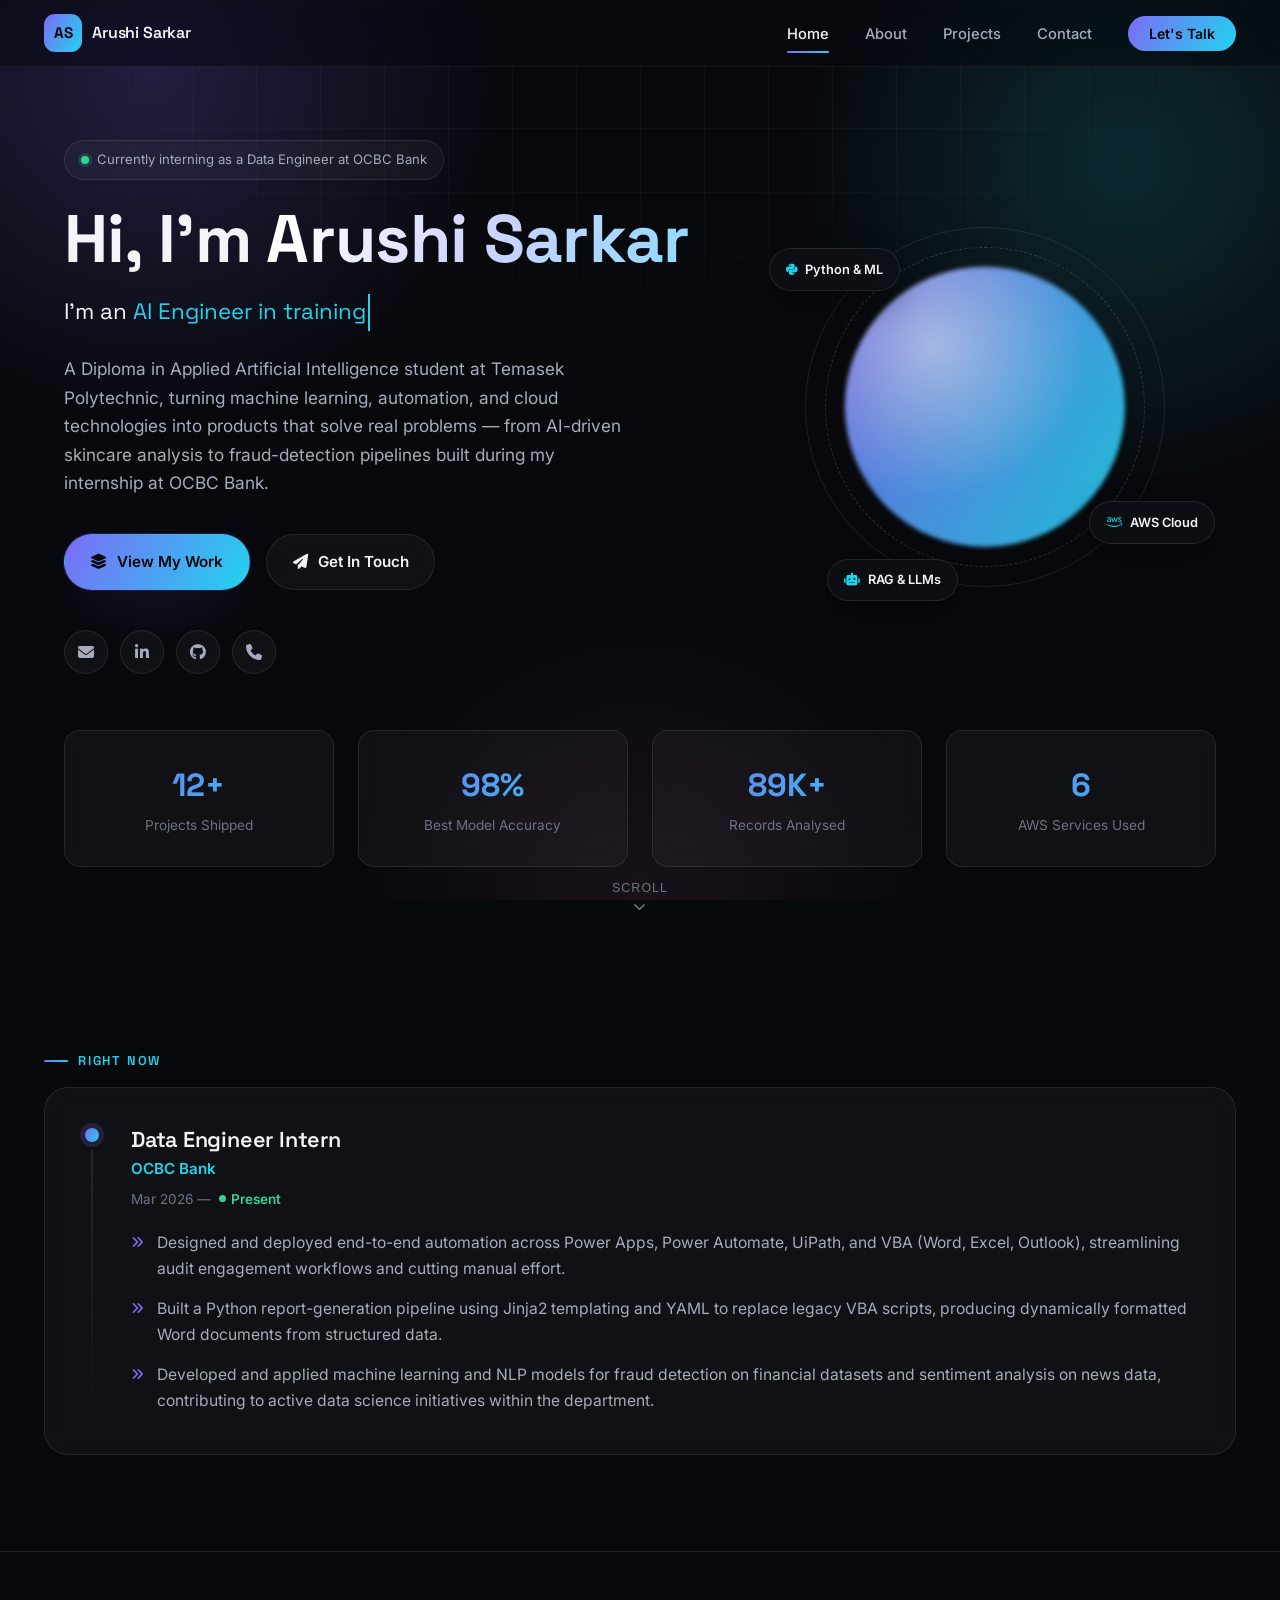
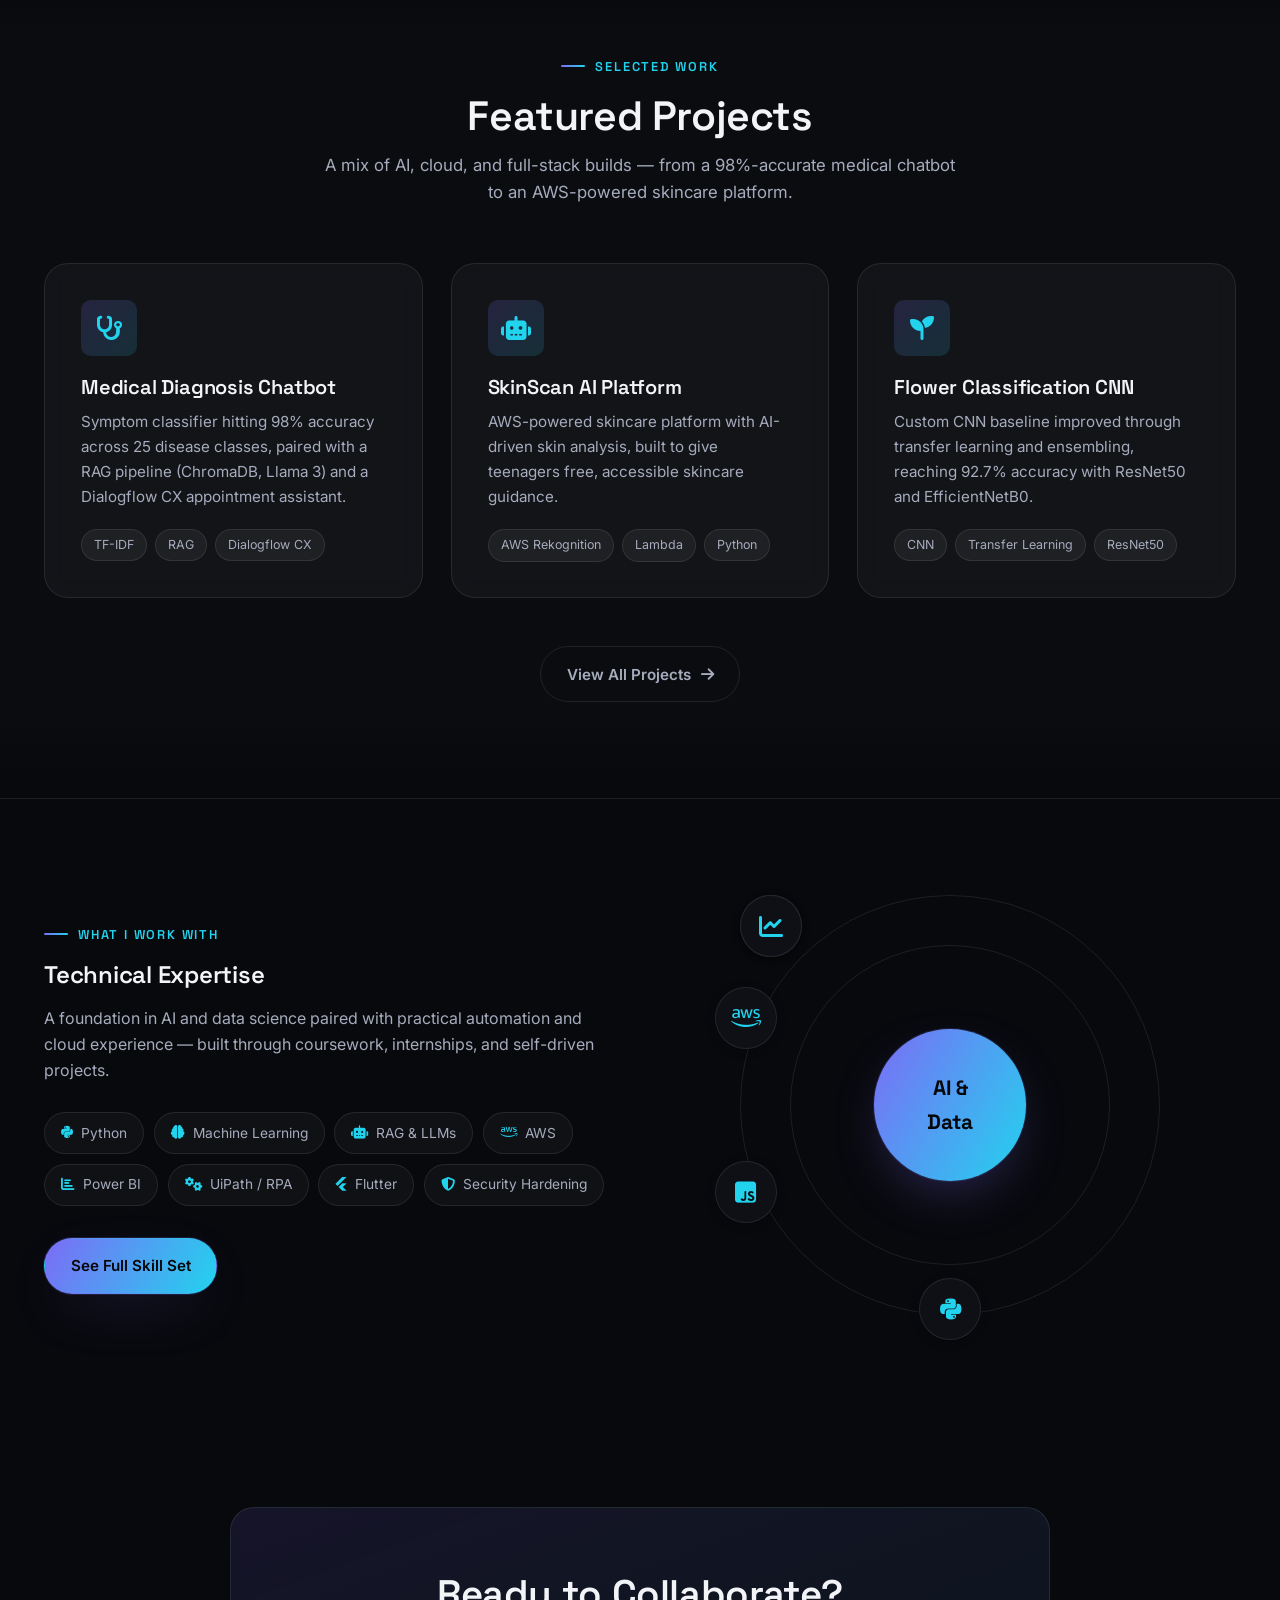
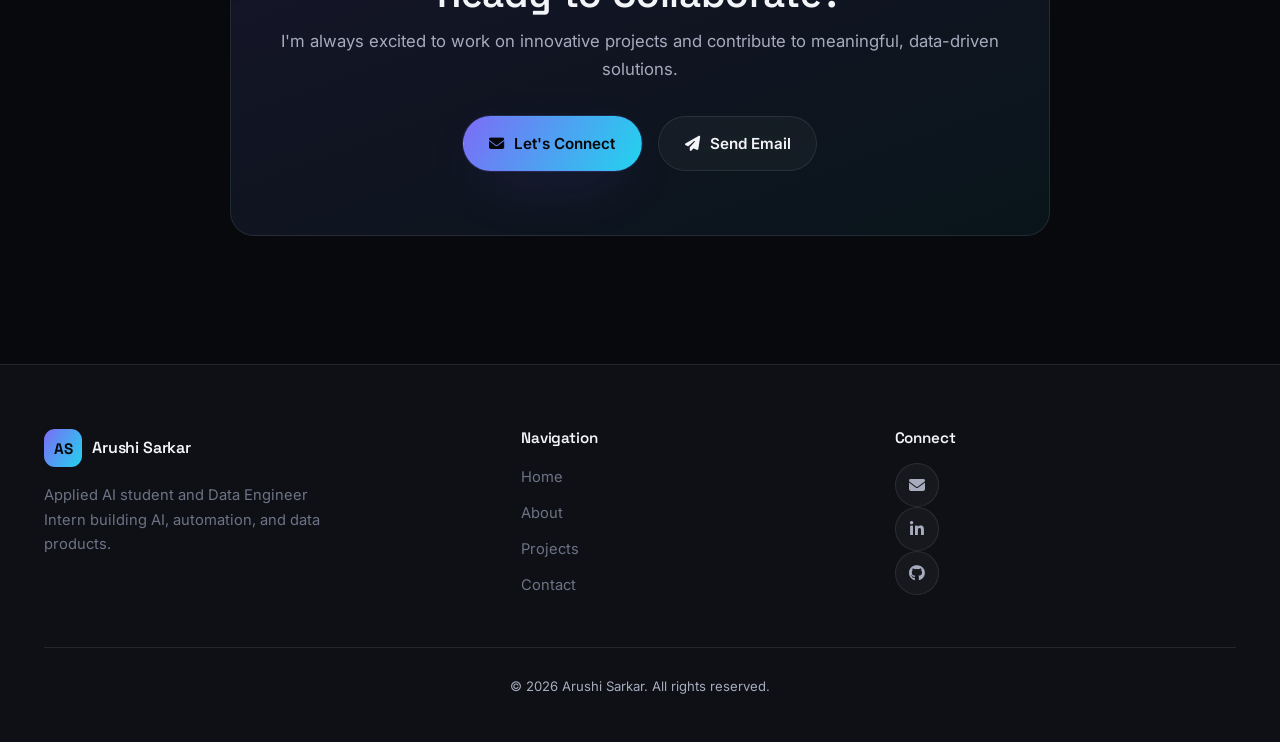
<file: index.html>
<!DOCTYPE html>
<html lang="en">

<head>
    <meta charset="UTF-8">
    <meta name="viewport" content="width=device-width, initial-scale=1.0">
    <title>Arushi Sarkar — AI Engineer &amp; Data Specialist</title>
    <meta name="description" content="Arushi Sarkar — Applied AI student at Temasek Polytechnic and Data Engineer Intern at OCBC Bank, building AI, automation, and data-driven products.">
    <link rel="icon" href="data:image/svg+xml,%3Csvg xmlns='http://www.w3.org/2000/svg' viewBox='0 0 100 100'%3E%3Cdefs%3E%3ClinearGradient id='g' x1='0' y1='0' x2='1' y2='1'%3E%3Cstop offset='0' stop-color='%237c6cf6'/%3E%3Cstop offset='1' stop-color='%2322d3ee'/%3E%3C/linearGradient%3E%3C/defs%3E%3Crect width='100' height='100' rx='24' fill='url(%23g)'/%3E%3Ctext x='50' y='67' font-family='Arial,sans-serif' font-weight='700' font-size='46' fill='%2306070a' text-anchor='middle'%3EAS%3C/text%3E%3C/svg%3E">
    <link rel="preconnect" href="https://fonts.googleapis.com">
    <link rel="preconnect" href="https://fonts.gstatic.com" crossorigin>
    <link href="https://fonts.googleapis.com/css2?family=Inter:wght@400;500;600;700&family=Space+Grotesk:wght@500;600;700&display=swap" rel="stylesheet">
    <link rel="stylesheet" href="css/style.css">
    <link href="https://cdnjs.cloudflare.com/ajax/libs/font-awesome/6.5.1/css/all.min.css" rel="stylesheet">
</head>

<body>
    <!-- Navigation -->
    <nav class="navbar">
        <div class="nav-container">
            <a href="index.html" class="nav-logo">
                <span class="logo-mark">AS</span>
                <span class="logo-text">Arushi Sarkar</span>
            </a>
            <ul class="nav-menu">
                <li><a href="index.html" class="nav-link active">Home</a></li>
                <li><a href="about.html" class="nav-link">About</a></li>
                <li><a href="projects.html" class="nav-link">Projects</a></li>
                <li><a href="contact.html" class="nav-link">Contact</a></li>
                <li><a href="contact.html" class="nav-cta">Let's Talk</a></li>
            </ul>
            <div class="hamburger">
                <span></span>
                <span></span>
                <span></span>
            </div>
        </div>
    </nav>

    <!-- Hero Section -->
    <section class="hero">
        <div class="container">
            <div class="hero-grid">
                <div class="hero-text">
                    <div class="hero-badge">
                        <span class="dot"></span>
                        Currently interning as a Data Engineer at OCBC Bank
                    </div>
                    <h1 class="hero-title">
                        Hi, I'm <span class="gradient-text">Arushi Sarkar</span>
                    </h1>
                    <p class="hero-role">I'm an <span class="role-cycle"></span><span class="cursor">&nbsp;</span></p>
                    <p class="hero-description">
                        A Diploma in Applied Artificial Intelligence student at Temasek Polytechnic, turning machine
                        learning, automation, and cloud technologies into products that solve real problems —
                        from AI-driven skincare analysis to fraud-detection pipelines built during my internship at
                        OCBC Bank.
                    </p>
                    <div class="hero-buttons">
                        <a href="projects.html" class="btn btn-primary">
                            <i class="fas fa-layer-group"></i>
                            View My Work
                        </a>
                        <a href="contact.html" class="btn btn-secondary">
                            <i class="fas fa-paper-plane"></i>
                            Get In Touch
                        </a>
                    </div>
                    <div class="hero-socials">
                        <a href="mailto:arushisarkar73@gmail.com" class="social-link" title="Email" aria-label="Email">
                            <i class="fas fa-envelope"></i>
                        </a>
                        <a href="https://www.linkedin.com/in/arushi-sarkar-972185305/" class="social-link"
                            title="LinkedIn" target="_blank" rel="noopener noreferrer" aria-label="LinkedIn">
                            <i class="fab fa-linkedin-in"></i>
                        </a>
                        <a href="https://github.com/Arushi-Sarkar" class="social-link" title="GitHub" target="_blank"
                            rel="noopener noreferrer" aria-label="GitHub">
                            <i class="fab fa-github"></i>
                        </a>
                        <a href="tel:+6589462583" class="social-link" title="Phone" aria-label="Phone">
                            <i class="fas fa-phone"></i>
                        </a>
                    </div>
                </div>
                <div class="hero-visual">
                    <div class="hero-orb-wrap">
                        <div class="hero-ring"></div>
                        <div class="hero-ring-2"></div>
                        <div class="hero-orb"></div>
                        <div class="hero-chip chip-1"><i class="fab fa-python"></i> Python &amp; ML</div>
                        <div class="hero-chip chip-2"><i class="fab fa-aws"></i> AWS Cloud</div>
                        <div class="hero-chip chip-3"><i class="fas fa-robot"></i> RAG &amp; LLMs</div>
                    </div>
                </div>
            </div>
            <div class="stats-row" data-reveal>
                <div class="stat-card">
                    <span class="stat-value">12+</span>
                    <span class="stat-label">Projects Shipped</span>
                </div>
                <div class="stat-card">
                    <span class="stat-value">98%</span>
                    <span class="stat-label">Best Model Accuracy</span>
                </div>
                <div class="stat-card">
                    <span class="stat-value">89K+</span>
                    <span class="stat-label">Records Analysed</span>
                </div>
                <div class="stat-card">
                    <span class="stat-value">6</span>
                    <span class="stat-label">AWS Services Used</span>
                </div>
            </div>
            <button class="scroll-indicator" aria-label="Scroll down">
                <span>Scroll</span>
                <i class="fas fa-chevron-down"></i>
            </button>
        </div>
    </section>

    <!-- Current Role -->
    <section class="experience-preview">
        <div class="container">
            <div class="eyebrow" data-reveal>Right Now</div>
            <div class="card experience-card" data-reveal>
                <div class="experience-mark">
                    <div class="experience-dot"></div>
                    <div class="experience-line"></div>
                </div>
                <div>
                    <h3 class="experience-role">Data Engineer Intern</h3>
                    <div class="experience-org">OCBC Bank</div>
                    <div class="experience-dates">
                        Mar 2026 — <span class="live-tag"><span class="dot"></span>Present</span>
                    </div>
                    <ul class="experience-list">
                        <li>Designed and deployed end-to-end automation across Power Apps, Power Automate, UiPath,
                            and VBA (Word, Excel, Outlook), streamlining audit engagement workflows and cutting
                            manual effort.</li>
                        <li>Built a Python report-generation pipeline using Jinja2 templating and YAML to replace
                            legacy VBA scripts, producing dynamically formatted Word documents from structured
                            data.</li>
                        <li>Developed and applied machine learning and NLP models for fraud detection on financial
                            datasets and sentiment analysis on news data, contributing to active data science
                            initiatives within the department.</li>
                    </ul>
                </div>
            </div>
        </div>
    </section>

    <!-- Featured Projects Preview -->
    <section class="featured-projects section-alt">
        <div class="container">
            <div class="section-heading" data-reveal>
                <div class="eyebrow">Selected Work</div>
                <h2>Featured Projects</h2>
                <p>A mix of AI, cloud, and full-stack builds — from a 98%-accurate medical chatbot to an AWS-powered
                    skincare platform.</p>
            </div>
            <div class="projects-preview">
                <div class="project-preview-card card" data-reveal>
                    <div class="project-icon">
                        <i class="fas fa-stethoscope"></i>
                    </div>
                    <h3>Medical Diagnosis Chatbot</h3>
                    <p>Symptom classifier hitting 98% accuracy across 25 disease classes, paired with a RAG pipeline
                        (ChromaDB, Llama 3) and a Dialogflow CX appointment assistant.</p>
                    <div class="project-tech">
                        <span>TF-IDF</span>
                        <span>RAG</span>
                        <span>Dialogflow CX</span>
                    </div>
                </div>
                <div class="project-preview-card card" data-reveal>
                    <div class="project-icon">
                        <i class="fas fa-robot"></i>
                    </div>
                    <h3>SkinScan AI Platform</h3>
                    <p>AWS-powered skincare platform with AI-driven skin analysis, built to give teenagers free,
                        accessible skincare guidance.</p>
                    <div class="project-tech">
                        <span>AWS Rekognition</span>
                        <span>Lambda</span>
                        <span>Python</span>
                    </div>
                </div>
                <div class="project-preview-card card" data-reveal>
                    <div class="project-icon">
                        <i class="fas fa-seedling"></i>
                    </div>
                    <h3>Flower Classification CNN</h3>
                    <p>Custom CNN baseline improved through transfer learning and ensembling, reaching 92.7% accuracy
                        with ResNet50 and EfficientNetB0.</p>
                    <div class="project-tech">
                        <span>CNN</span>
                        <span>Transfer Learning</span>
                        <span>ResNet50</span>
                    </div>
                </div>
            </div>
            <div class="view-all-projects" data-reveal>
                <a href="projects.html" class="btn btn-outline">
                    View All Projects <i class="fas fa-arrow-right"></i>
                </a>
            </div>
        </div>
    </section>

    <!-- Skills Overview -->
    <section class="skills-overview">
        <div class="container">
            <div class="skills-overview-grid">
                <div class="skills-text" data-reveal>
                    <div class="eyebrow">What I Work With</div>
                    <h2>Technical Expertise</h2>
                    <p>
                        A foundation in AI and data science paired with practical automation and cloud experience —
                        built through coursework, internships, and self-driven projects.
                    </p>
                    <div class="skill-pill-group">
                        <span class="skill-pill"><i class="fab fa-python"></i> Python</span>
                        <span class="skill-pill"><i class="fas fa-brain"></i> Machine Learning</span>
                        <span class="skill-pill"><i class="fas fa-robot"></i> RAG &amp; LLMs</span>
                        <span class="skill-pill"><i class="fab fa-aws"></i> AWS</span>
                        <span class="skill-pill"><i class="fas fa-chart-bar"></i> Power BI</span>
                        <span class="skill-pill"><i class="fas fa-cogs"></i> UiPath / RPA</span>
                        <span class="skill-pill"><i class="fab fa-flutter"></i> Flutter</span>
                        <span class="skill-pill"><i class="fas fa-shield-alt"></i> Security Hardening</span>
                    </div>
                    <a href="about.html" class="btn btn-primary" style="margin-top: 2rem;">
                        See Full Skill Set
                    </a>
                </div>
                <div class="skills-visual" data-reveal>
                    <div class="orbit-panel">
                        <div class="orbit-track"></div>
                        <div class="orbit-track track-2"></div>
                        <div class="orbit-core">AI &amp;<br>Data</div>
                        <div class="orbit-item"><i class="fab fa-python"></i></div>
                        <div class="orbit-item"><i class="fab fa-js-square"></i></div>
                        <div class="orbit-item"><i class="fab fa-aws"></i></div>
                        <div class="orbit-item"><i class="fas fa-database"></i></div>
                        <div class="orbit-item"><i class="fas fa-robot"></i></div>
                        <div class="orbit-item"><i class="fas fa-chart-line"></i></div>
                    </div>
                </div>
            </div>
        </div>
    </section>

    <!-- CTA Section -->
    <section class="cta-section">
        <div class="container">
            <div class="cta-panel" data-reveal>
                <h2>Ready to Collaborate?</h2>
                <p>I'm always excited to work on innovative projects and contribute to meaningful, data-driven
                    solutions.</p>
                <div class="cta-buttons">
                    <a href="contact.html" class="btn btn-primary">
                        <i class="fas fa-envelope"></i>
                        Let's Connect
                    </a>
                    <a href="mailto:arushisarkar73@gmail.com" class="btn btn-secondary">
                        <i class="fas fa-paper-plane"></i>
                        Send Email
                    </a>
                </div>
            </div>
        </div>
    </section>

    <!-- Footer -->
    <footer class="footer">
        <div class="container">
            <div class="footer-content">
                <div class="footer-left">
                    <a href="index.html" class="nav-logo">
                        <span class="logo-mark">AS</span>
                        <span class="logo-text">Arushi Sarkar</span>
                    </a>
                    <p>Applied AI student and Data Engineer Intern building AI, automation, and data products.</p>
                </div>
                <div class="footer-links">
                    <div class="footer-section">
                        <h4>Navigation</h4>
                        <ul>
                            <li><a href="index.html">Home</a></li>
                            <li><a href="about.html">About</a></li>
                            <li><a href="projects.html">Projects</a></li>
                            <li><a href="contact.html">Contact</a></li>
                        </ul>
                    </div>
                    <div class="footer-section">
                        <h4>Connect</h4>
                        <div class="social-links">
                            <a href="mailto:arushisarkar73@gmail.com" class="social-link" title="Email" aria-label="Email">
                                <i class="fas fa-envelope"></i>
                            </a>
                            <a href="https://www.linkedin.com/in/arushi-sarkar-972185305/" class="social-link"
                                title="LinkedIn" target="_blank" rel="noopener noreferrer" aria-label="LinkedIn">
                                <i class="fab fa-linkedin-in"></i>
                            </a>
                            <a href="https://github.com/Arushi-Sarkar" class="social-link" title="GitHub"
                                target="_blank" rel="noopener noreferrer" aria-label="GitHub">
                                <i class="fab fa-github"></i>
                            </a>
                        </div>
                    </div>
                </div>
            </div>
            <div class="footer-bottom">
                <p>&copy; 2026 Arushi Sarkar. All rights reserved.</p>
            </div>
        </div>
    </footer>

    <script src="js/script.js"></script>
</body>

</html>
</file>
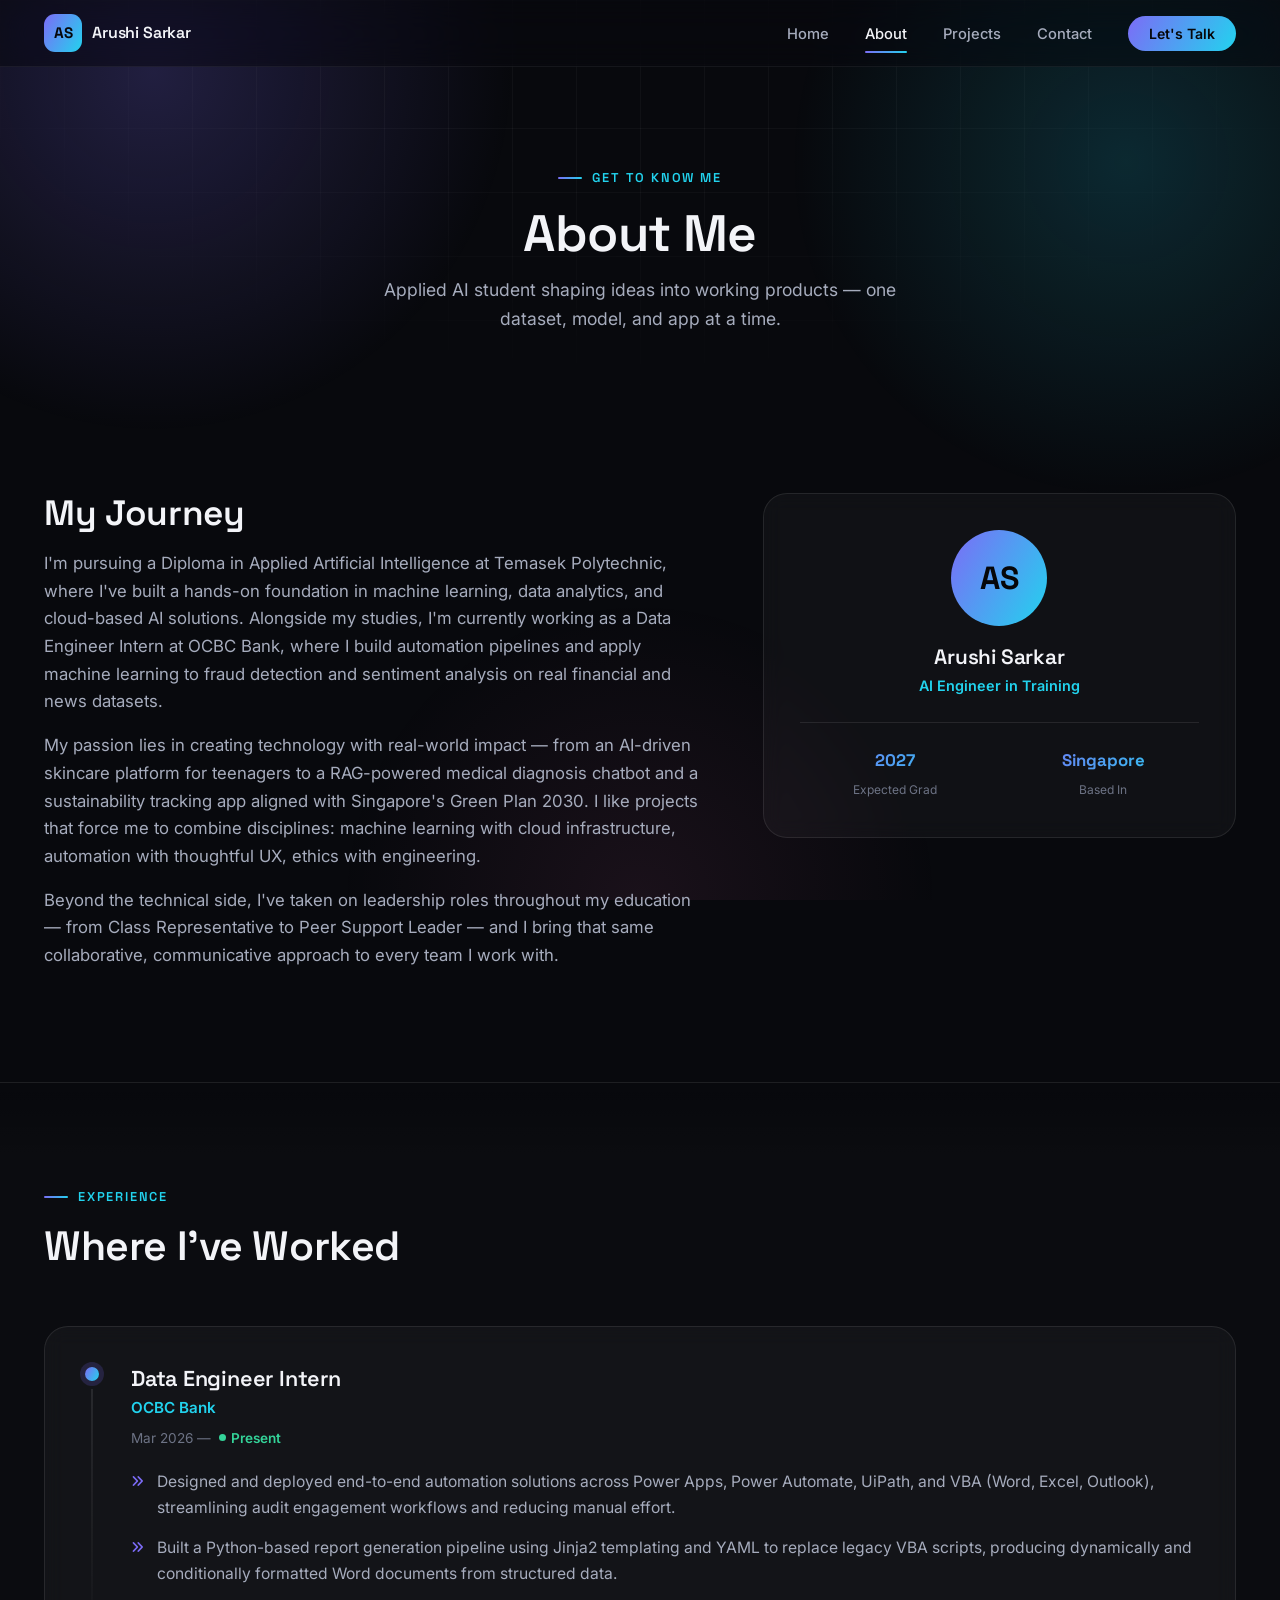
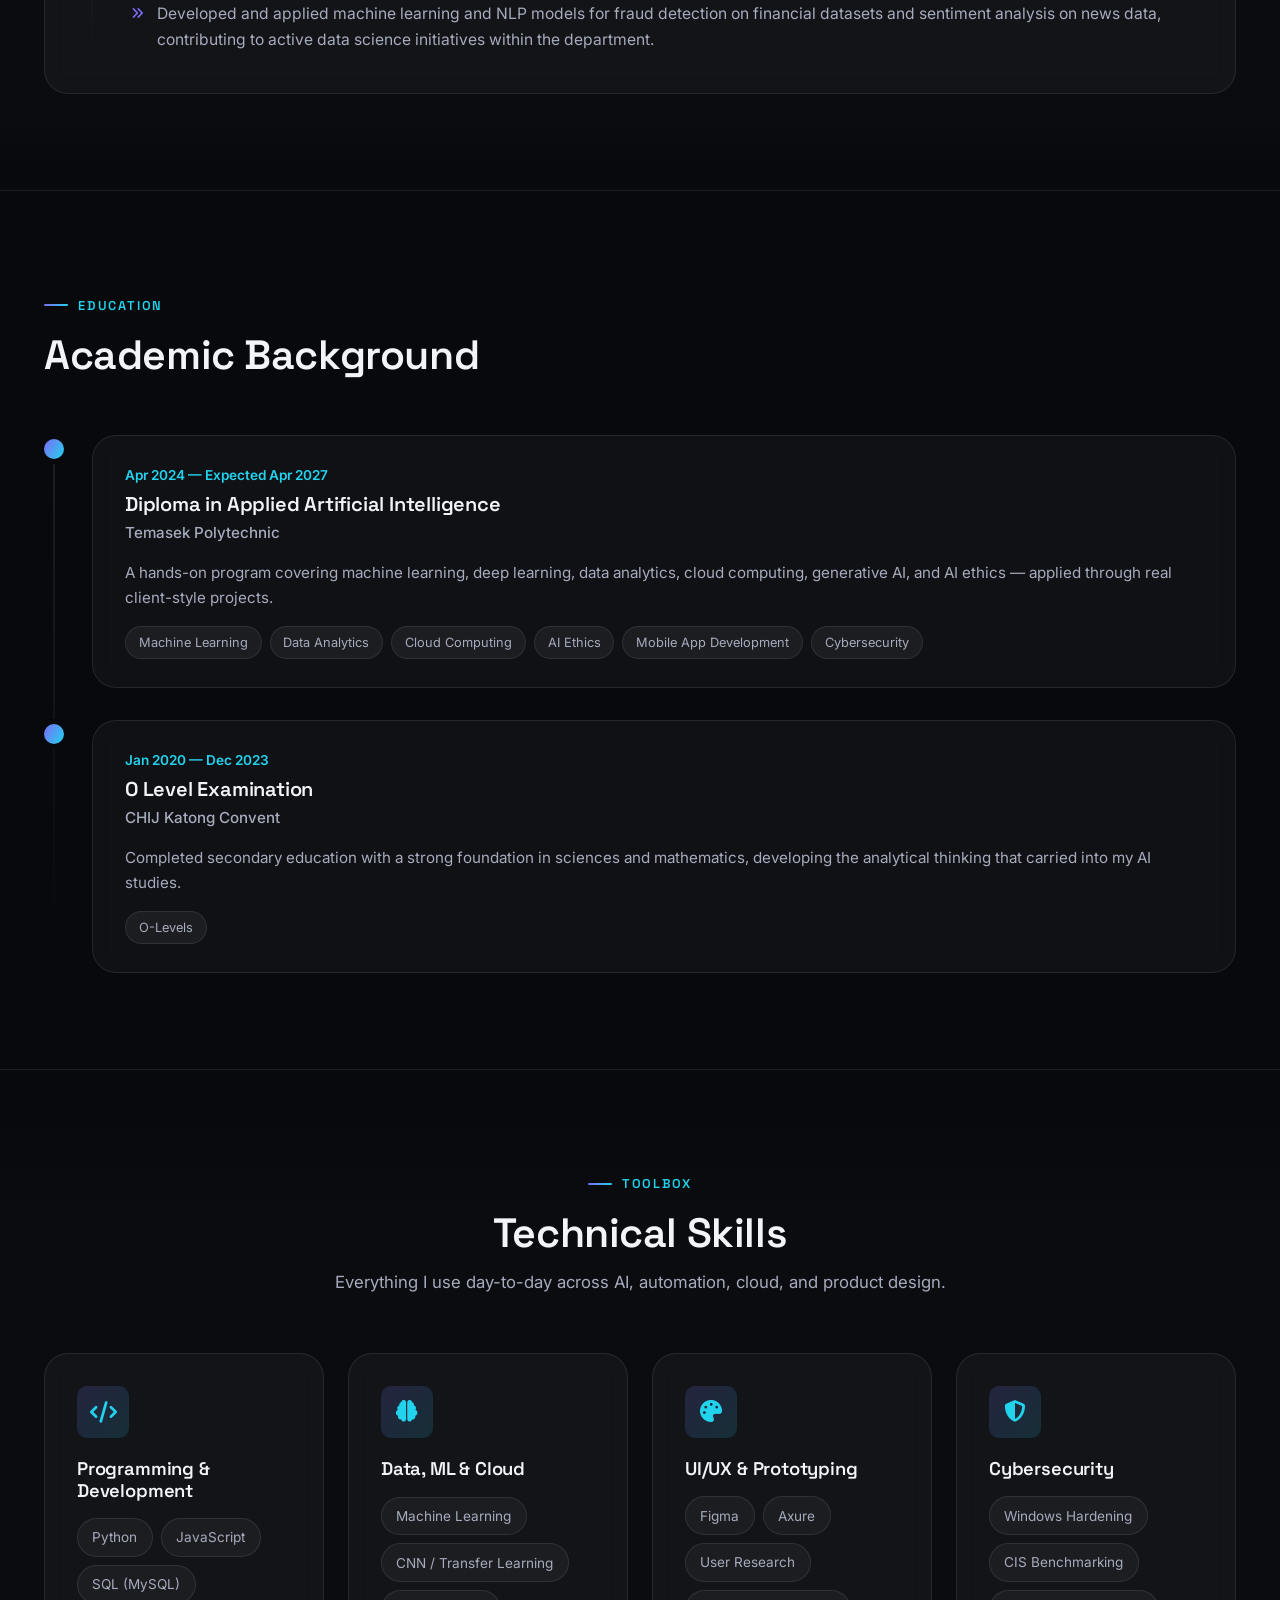
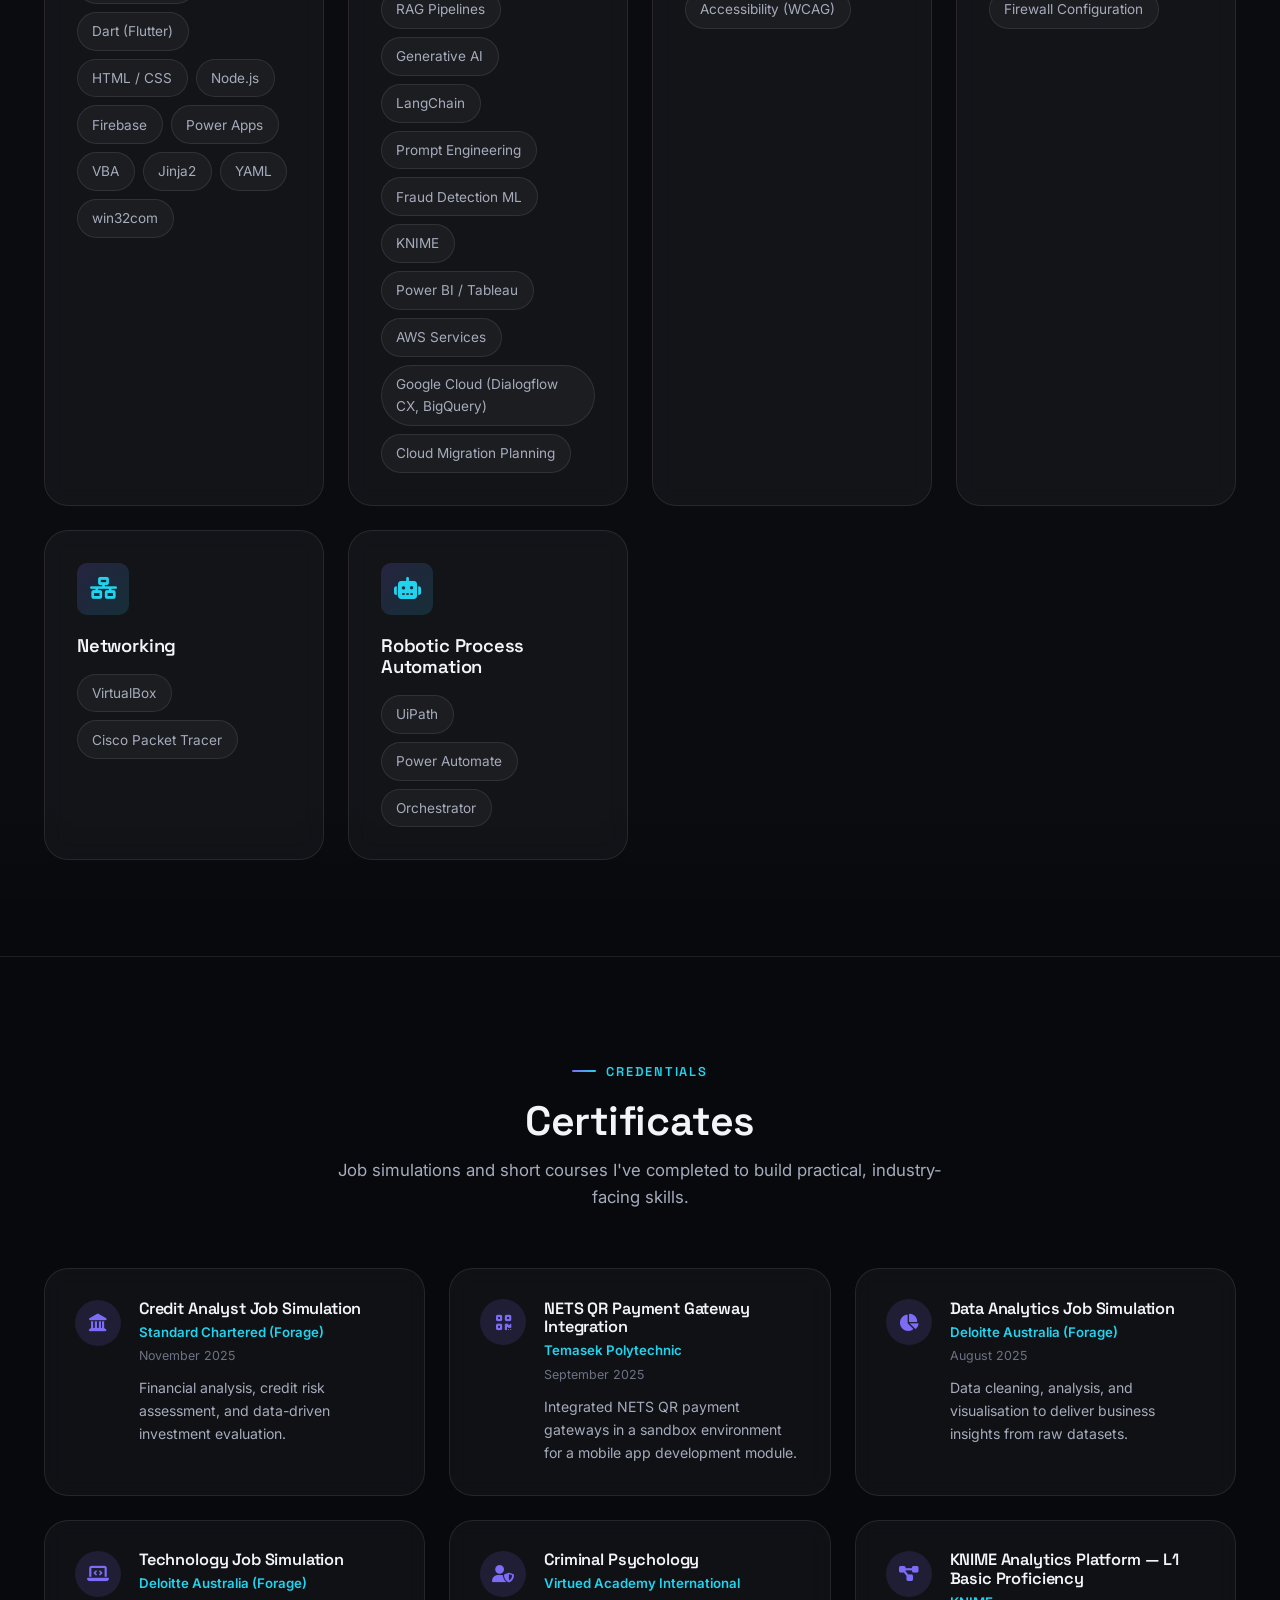
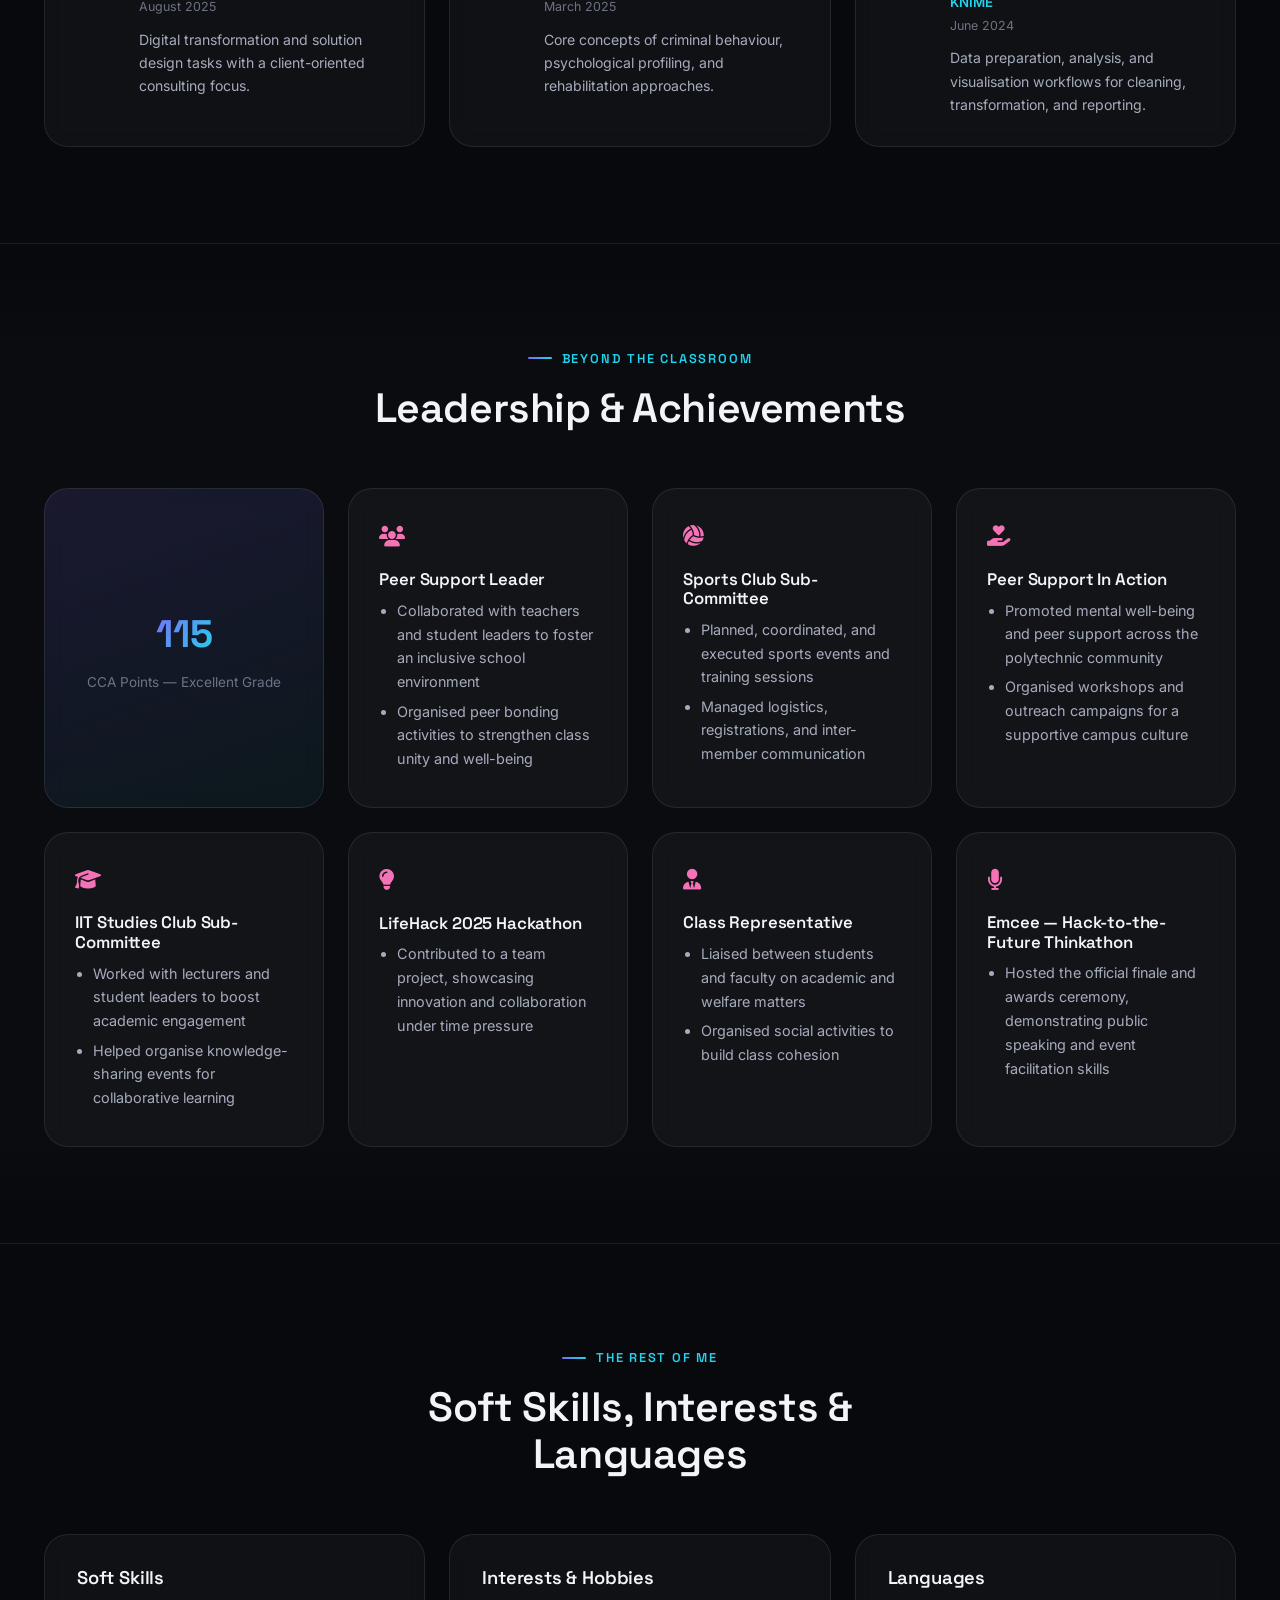
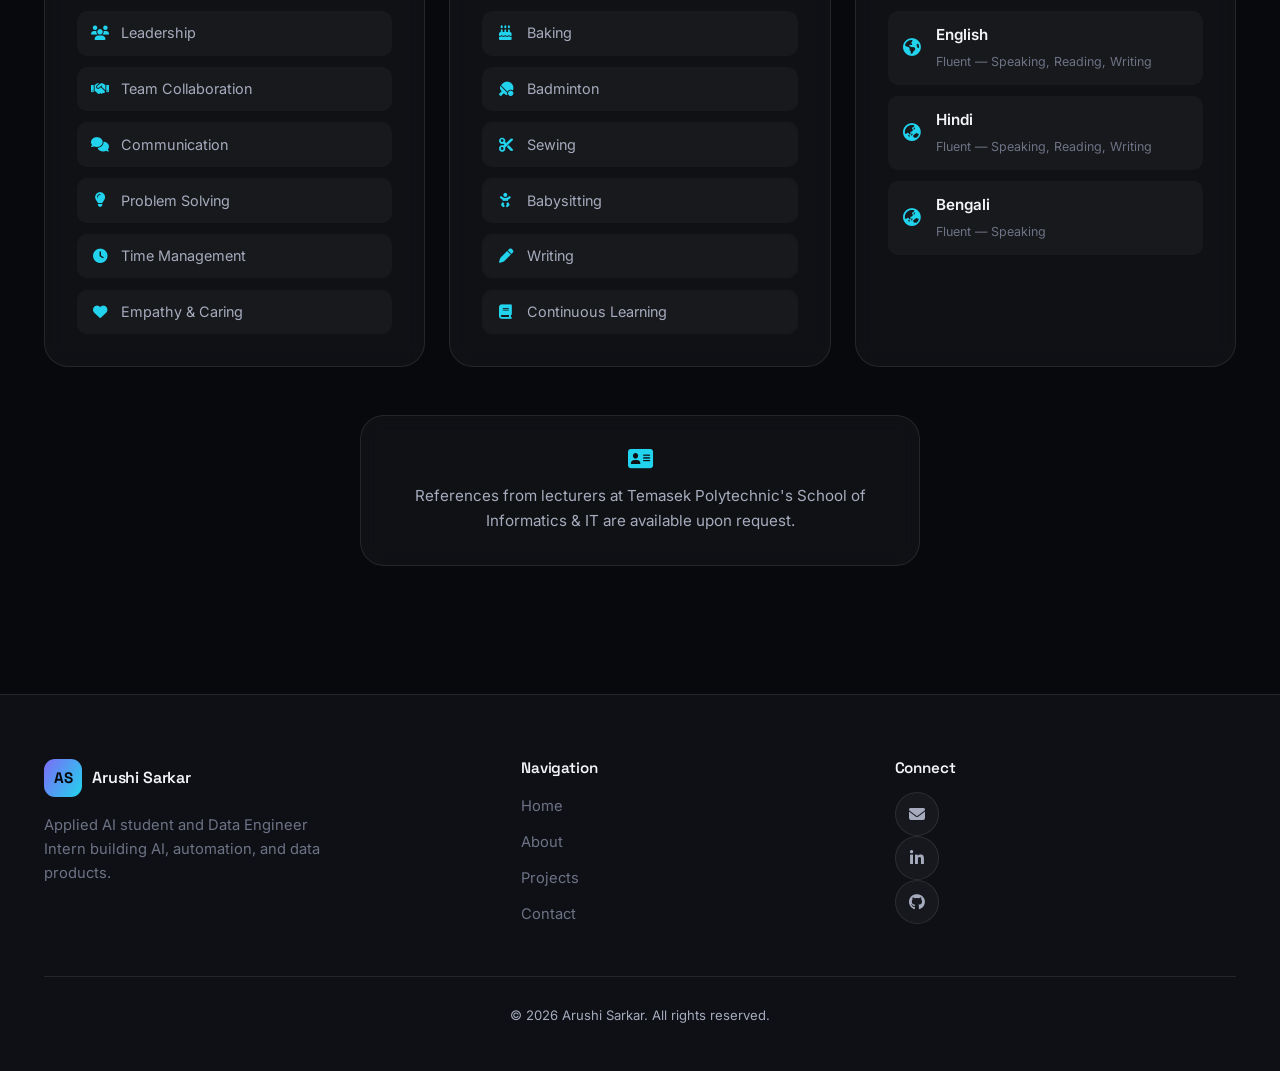
<file: about.html>
<!DOCTYPE html>
<html lang="en">

<head>
    <meta charset="UTF-8">
    <meta name="viewport" content="width=device-width, initial-scale=1.0">
    <title>About — Arushi Sarkar</title>
    <meta name="description" content="About Arushi Sarkar — Applied AI student, Data Engineer Intern at OCBC Bank, education, skills, certificates, and leadership.">
    <link rel="icon" href="data:image/svg+xml,%3Csvg xmlns='http://www.w3.org/2000/svg' viewBox='0 0 100 100'%3E%3Cdefs%3E%3ClinearGradient id='g' x1='0' y1='0' x2='1' y2='1'%3E%3Cstop offset='0' stop-color='%237c6cf6'/%3E%3Cstop offset='1' stop-color='%2322d3ee'/%3E%3C/linearGradient%3E%3C/defs%3E%3Crect width='100' height='100' rx='24' fill='url(%23g)'/%3E%3Ctext x='50' y='67' font-family='Arial,sans-serif' font-weight='700' font-size='46' fill='%2306070a' text-anchor='middle'%3EAS%3C/text%3E%3C/svg%3E">
    <link rel="preconnect" href="https://fonts.googleapis.com">
    <link rel="preconnect" href="https://fonts.gstatic.com" crossorigin>
    <link href="https://fonts.googleapis.com/css2?family=Inter:wght@400;500;600;700&family=Space+Grotesk:wght@500;600;700&display=swap" rel="stylesheet">
    <link rel="stylesheet" href="css/style.css">
    <link href="https://cdnjs.cloudflare.com/ajax/libs/font-awesome/6.5.1/css/all.min.css" rel="stylesheet">
</head>

<body>
    <!-- Navigation -->
    <nav class="navbar">
        <div class="nav-container">
            <a href="index.html" class="nav-logo">
                <span class="logo-mark">AS</span>
                <span class="logo-text">Arushi Sarkar</span>
            </a>
            <ul class="nav-menu">
                <li><a href="index.html" class="nav-link">Home</a></li>
                <li><a href="about.html" class="nav-link active">About</a></li>
                <li><a href="projects.html" class="nav-link">Projects</a></li>
                <li><a href="contact.html" class="nav-link">Contact</a></li>
                <li><a href="contact.html" class="nav-cta">Let's Talk</a></li>
            </ul>
            <div class="hamburger">
                <span></span>
                <span></span>
                <span></span>
            </div>
        </div>
    </nav>

    <!-- Page Header -->
    <section class="page-header">
        <div class="container">
            <div class="eyebrow" style="justify-content:center;">Get To Know Me</div>
            <h1 class="page-title">About Me</h1>
            <p class="page-subtitle">Applied AI student shaping ideas into working products — one dataset, model, and
                app at a time.</p>
        </div>
    </section>

    <!-- About Content -->
    <section class="about-content">
        <div class="container">
            <div class="about-grid">
                <div class="about-text" data-reveal>
                    <h2>My Journey</h2>
                    <p>
                        I'm pursuing a Diploma in Applied Artificial Intelligence at Temasek Polytechnic, where I've
                        built a hands-on foundation in machine learning, data analytics, and cloud-based AI
                        solutions. Alongside my studies, I'm currently working as a Data Engineer Intern at OCBC
                        Bank, where I build automation pipelines and apply machine learning to fraud detection and
                        sentiment analysis on real financial and news datasets.
                    </p>
                    <p>
                        My passion lies in creating technology with real-world impact — from an AI-driven skincare
                        platform for teenagers to a RAG-powered medical diagnosis chatbot and a sustainability
                        tracking app aligned with Singapore's Green Plan 2030. I like projects that force me to
                        combine disciplines: machine learning with cloud infrastructure, automation with thoughtful
                        UX, ethics with engineering.
                    </p>
                    <p>
                        Beyond the technical side, I've taken on leadership roles throughout my education — from
                        Class Representative to Peer Support Leader — and I bring that same collaborative,
                        communicative approach to every team I work with.
                    </p>
                </div>
                <div class="about-image" data-reveal>
                    <div class="card profile-card">
                        <div class="profile-avatar">AS</div>
                        <h3>Arushi Sarkar</h3>
                        <p>AI Engineer in Training</p>
                        <div class="profile-stats">
                            <div class="stat">
                                <span class="stat-value">2027</span>
                                <span class="stat-label">Expected Grad</span>
                            </div>
                            <div class="stat">
                                <span class="stat-value">Singapore</span>
                                <span class="stat-label">Based In</span>
                            </div>
                        </div>
                    </div>
                </div>
            </div>
        </div>
    </section>

    <!-- Experience -->
    <section class="experience-section section-alt">
        <div class="container">
            <div class="section-heading align-left" data-reveal>
                <div class="eyebrow">Experience</div>
                <h2>Where I've Worked</h2>
            </div>
            <div class="card experience-card" data-reveal>
                <div class="experience-mark">
                    <div class="experience-dot"></div>
                    <div class="experience-line"></div>
                </div>
                <div>
                    <h3 class="experience-role">Data Engineer Intern</h3>
                    <div class="experience-org">OCBC Bank</div>
                    <div class="experience-dates">
                        Mar 2026 — <span class="live-tag"><span class="dot"></span>Present</span>
                    </div>
                    <ul class="experience-list">
                        <li>Designed and deployed end-to-end automation solutions across Power Apps, Power
                            Automate, UiPath, and VBA (Word, Excel, Outlook), streamlining audit engagement
                            workflows and reducing manual effort.</li>
                        <li>Built a Python-based report generation pipeline using Jinja2 templating and YAML to
                            replace legacy VBA scripts, producing dynamically and conditionally formatted Word
                            documents from structured data.</li>
                        <li>Developed and applied machine learning and NLP models for fraud detection on financial
                            datasets and sentiment analysis on news data, contributing to active data science
                            initiatives within the department.</li>
                    </ul>
                </div>
            </div>
        </div>
    </section>

    <!-- Education Section -->
    <section class="education-section">
        <div class="container">
            <div class="section-heading align-left" data-reveal>
                <div class="eyebrow">Education</div>
                <h2>Academic Background</h2>
            </div>
            <div class="timeline">
                <div class="timeline-item" data-reveal>
                    <div class="timeline-marker"></div>
                    <div class="card timeline-content">
                        <div class="timeline-date">Apr 2024 — Expected Apr 2027</div>
                        <h3>Diploma in Applied Artificial Intelligence</h3>
                        <p class="institution">Temasek Polytechnic</p>
                        <p class="description">
                            A hands-on program covering machine learning, deep learning, data analytics,
                            cloud computing, generative AI, and AI ethics — applied through real client-style
                            projects.
                        </p>
                        <div class="coursework">
                            <span class="course-tag">Machine Learning</span>
                            <span class="course-tag">Data Analytics</span>
                            <span class="course-tag">Cloud Computing</span>
                            <span class="course-tag">AI Ethics</span>
                            <span class="course-tag">Mobile App Development</span>
                            <span class="course-tag">Cybersecurity</span>
                        </div>
                    </div>
                </div>
                <div class="timeline-item" data-reveal>
                    <div class="timeline-marker"></div>
                    <div class="card timeline-content">
                        <div class="timeline-date">Jan 2020 — Dec 2023</div>
                        <h3>O Level Examination</h3>
                        <p class="institution">CHIJ Katong Convent</p>
                        <p class="description">
                            Completed secondary education with a strong foundation in sciences and mathematics,
                            developing the analytical thinking that carried into my AI studies.
                        </p>
                        <div class="coursework">
                            <span class="course-tag">O-Levels</span>
                        </div>
                    </div>
                </div>
            </div>
        </div>
    </section>

    <!-- Technical Skills -->
    <section class="technical-skills section-alt">
        <div class="container">
            <div class="section-heading" data-reveal>
                <div class="eyebrow">Toolbox</div>
                <h2>Technical Skills</h2>
                <p>Everything I use day-to-day across AI, automation, cloud, and product design.</p>
            </div>
            <div class="skills-grid">
                <div class="card skill-category-card" data-reveal>
                    <div class="skill-icon"><i class="fas fa-code"></i></div>
                    <h3>Programming &amp; Development</h3>
                    <div class="skill-items">
                        <span class="skill-item-detailed">Python</span>
                        <span class="skill-item-detailed">JavaScript</span>
                        <span class="skill-item-detailed">SQL (MySQL)</span>
                        <span class="skill-item-detailed">Dart (Flutter)</span>
                        <span class="skill-item-detailed">HTML / CSS</span>
                        <span class="skill-item-detailed">Node.js</span>
                        <span class="skill-item-detailed">Firebase</span>
                        <span class="skill-item-detailed">Power Apps</span>
                        <span class="skill-item-detailed">VBA</span>
                        <span class="skill-item-detailed">Jinja2</span>
                        <span class="skill-item-detailed">YAML</span>
                        <span class="skill-item-detailed">win32com</span>
                    </div>
                </div>
                <div class="card skill-category-card" data-reveal>
                    <div class="skill-icon"><i class="fas fa-brain"></i></div>
                    <h3>Data, ML &amp; Cloud</h3>
                    <div class="skill-items">
                        <span class="skill-item-detailed">Machine Learning</span>
                        <span class="skill-item-detailed">CNN / Transfer Learning</span>
                        <span class="skill-item-detailed">RAG Pipelines</span>
                        <span class="skill-item-detailed">Generative AI</span>
                        <span class="skill-item-detailed">LangChain</span>
                        <span class="skill-item-detailed">Prompt Engineering</span>
                        <span class="skill-item-detailed">Fraud Detection ML</span>
                        <span class="skill-item-detailed">KNIME</span>
                        <span class="skill-item-detailed">Power BI / Tableau</span>
                        <span class="skill-item-detailed">AWS Services</span>
                        <span class="skill-item-detailed">Google Cloud (Dialogflow CX, BigQuery)</span>
                        <span class="skill-item-detailed">Cloud Migration Planning</span>
                    </div>
                </div>
                <div class="card skill-category-card" data-reveal>
                    <div class="skill-icon"><i class="fas fa-palette"></i></div>
                    <h3>UI/UX &amp; Prototyping</h3>
                    <div class="skill-items">
                        <span class="skill-item-detailed">Figma</span>
                        <span class="skill-item-detailed">Axure</span>
                        <span class="skill-item-detailed">User Research</span>
                        <span class="skill-item-detailed">Accessibility (WCAG)</span>
                    </div>
                </div>
                <div class="card skill-category-card" data-reveal>
                    <div class="skill-icon"><i class="fas fa-shield-alt"></i></div>
                    <h3>Cybersecurity</h3>
                    <div class="skill-items">
                        <span class="skill-item-detailed">Windows Hardening</span>
                        <span class="skill-item-detailed">CIS Benchmarking</span>
                        <span class="skill-item-detailed">Firewall Configuration</span>
                    </div>
                </div>
                <div class="card skill-category-card" data-reveal>
                    <div class="skill-icon"><i class="fas fa-network-wired"></i></div>
                    <h3>Networking</h3>
                    <div class="skill-items">
                        <span class="skill-item-detailed">VirtualBox</span>
                        <span class="skill-item-detailed">Cisco Packet Tracer</span>
                    </div>
                </div>
                <div class="card skill-category-card" data-reveal>
                    <div class="skill-icon"><i class="fas fa-robot"></i></div>
                    <h3>Robotic Process Automation</h3>
                    <div class="skill-items">
                        <span class="skill-item-detailed">UiPath</span>
                        <span class="skill-item-detailed">Power Automate</span>
                        <span class="skill-item-detailed">Orchestrator</span>
                    </div>
                </div>
            </div>
        </div>
    </section>

    <!-- Certificates -->
    <section class="certificates-section">
        <div class="container">
            <div class="section-heading" data-reveal>
                <div class="eyebrow">Credentials</div>
                <h2>Certificates</h2>
                <p>Job simulations and short courses I've completed to build practical, industry-facing skills.</p>
            </div>
            <div class="cert-grid">
                <div class="card cert-card" data-reveal>
                    <div class="cert-icon"><i class="fas fa-landmark"></i></div>
                    <div class="cert-body">
                        <h3>Credit Analyst Job Simulation</h3>
                        <div class="cert-issuer">Standard Chartered (Forage)</div>
                        <div class="cert-date">November 2025</div>
                        <p>Financial analysis, credit risk assessment, and data-driven investment evaluation.</p>
                    </div>
                </div>
                <div class="card cert-card" data-reveal>
                    <div class="cert-icon"><i class="fas fa-qrcode"></i></div>
                    <div class="cert-body">
                        <h3>NETS QR Payment Gateway Integration</h3>
                        <div class="cert-issuer">Temasek Polytechnic</div>
                        <div class="cert-date">September 2025</div>
                        <p>Integrated NETS QR payment gateways in a sandbox environment for a mobile app development
                            module.</p>
                    </div>
                </div>
                <div class="card cert-card" data-reveal>
                    <div class="cert-icon"><i class="fas fa-chart-pie"></i></div>
                    <div class="cert-body">
                        <h3>Data Analytics Job Simulation</h3>
                        <div class="cert-issuer">Deloitte Australia (Forage)</div>
                        <div class="cert-date">August 2025</div>
                        <p>Data cleaning, analysis, and visualisation to deliver business insights from raw
                            datasets.</p>
                    </div>
                </div>
                <div class="card cert-card" data-reveal>
                    <div class="cert-icon"><i class="fas fa-laptop-code"></i></div>
                    <div class="cert-body">
                        <h3>Technology Job Simulation</h3>
                        <div class="cert-issuer">Deloitte Australia (Forage)</div>
                        <div class="cert-date">August 2025</div>
                        <p>Digital transformation and solution design tasks with a client-oriented consulting
                            focus.</p>
                    </div>
                </div>
                <div class="card cert-card" data-reveal>
                    <div class="cert-icon"><i class="fas fa-user-shield"></i></div>
                    <div class="cert-body">
                        <h3>Criminal Psychology</h3>
                        <div class="cert-issuer">Virtued Academy International</div>
                        <div class="cert-date">March 2025</div>
                        <p>Core concepts of criminal behaviour, psychological profiling, and rehabilitation
                            approaches.</p>
                    </div>
                </div>
                <div class="card cert-card" data-reveal>
                    <div class="cert-icon"><i class="fas fa-diagram-project"></i></div>
                    <div class="cert-body">
                        <h3>KNIME Analytics Platform — L1 Basic Proficiency</h3>
                        <div class="cert-issuer">KNIME</div>
                        <div class="cert-date">June 2024</div>
                        <p>Data preparation, analysis, and visualisation workflows for cleaning, transformation, and
                            reporting.</p>
                    </div>
                </div>
            </div>
        </div>
    </section>

    <!-- Leadership & Achievements -->
    <section class="leadership-section section-alt">
        <div class="container">
            <div class="section-heading" data-reveal>
                <div class="eyebrow">Beyond The Classroom</div>
                <h2>Leadership &amp; Achievements</h2>
            </div>
            <div class="leadership-grid">
                <div class="card leadership-highlight" data-reveal>
                    <span class="stat-value">115</span>
                    <span class="stat-label">CCA Points — Excellent Grade</span>
                </div>
                <div class="card leadership-card" data-reveal>
                    <div class="leadership-icon"><i class="fas fa-users"></i></div>
                    <h3>Peer Support Leader</h3>
                    <ul>
                        <li>Collaborated with teachers and student leaders to foster an inclusive school
                            environment</li>
                        <li>Organised peer bonding activities to strengthen class unity and well-being</li>
                    </ul>
                </div>
                <div class="card leadership-card" data-reveal>
                    <div class="leadership-icon"><i class="fas fa-volleyball"></i></div>
                    <h3>Sports Club Sub-Committee</h3>
                    <ul>
                        <li>Planned, coordinated, and executed sports events and training sessions</li>
                        <li>Managed logistics, registrations, and inter-member communication</li>
                    </ul>
                </div>
                <div class="card leadership-card" data-reveal>
                    <div class="leadership-icon"><i class="fas fa-hand-holding-heart"></i></div>
                    <h3>Peer Support In Action</h3>
                    <ul>
                        <li>Promoted mental well-being and peer support across the polytechnic community</li>
                        <li>Organised workshops and outreach campaigns for a supportive campus culture</li>
                    </ul>
                </div>
                <div class="card leadership-card" data-reveal>
                    <div class="leadership-icon"><i class="fas fa-graduation-cap"></i></div>
                    <h3>IIT Studies Club Sub-Committee</h3>
                    <ul>
                        <li>Worked with lecturers and student leaders to boost academic engagement</li>
                        <li>Helped organise knowledge-sharing events for collaborative learning</li>
                    </ul>
                </div>
                <div class="card leadership-card" data-reveal>
                    <div class="leadership-icon"><i class="fas fa-lightbulb"></i></div>
                    <h3>LifeHack 2025 Hackathon</h3>
                    <ul>
                        <li>Contributed to a team project, showcasing innovation and collaboration under time
                            pressure</li>
                    </ul>
                </div>
                <div class="card leadership-card" data-reveal>
                    <div class="leadership-icon"><i class="fas fa-user-tie"></i></div>
                    <h3>Class Representative</h3>
                    <ul>
                        <li>Liaised between students and faculty on academic and welfare matters</li>
                        <li>Organised social activities to build class cohesion</li>
                    </ul>
                </div>
                <div class="card leadership-card" data-reveal>
                    <div class="leadership-icon"><i class="fas fa-microphone"></i></div>
                    <h3>Emcee — Hack-to-the-Future Thinkathon</h3>
                    <ul>
                        <li>Hosted the official finale and awards ceremony, demonstrating public speaking and event
                            facilitation skills</li>
                    </ul>
                </div>
            </div>
        </div>
    </section>

    <!-- Soft Skills, Interests & Languages -->
    <section class="soft-skills-interests">
        <div class="container">
            <div class="section-heading" data-reveal>
                <div class="eyebrow">The Rest of Me</div>
                <h2>Soft Skills, Interests &amp; Languages</h2>
            </div>
            <div class="soft-grid">
                <div class="card soft-card" data-reveal>
                    <h3>Soft Skills</h3>
                    <div class="soft-list">
                        <div class="soft-item"><i class="fas fa-users"></i><span>Leadership</span></div>
                        <div class="soft-item"><i class="fas fa-handshake"></i><span>Team Collaboration</span></div>
                        <div class="soft-item"><i class="fas fa-comments"></i><span>Communication</span></div>
                        <div class="soft-item"><i class="fas fa-lightbulb"></i><span>Problem Solving</span></div>
                        <div class="soft-item"><i class="fas fa-clock"></i><span>Time Management</span></div>
                        <div class="soft-item"><i class="fas fa-heart"></i><span>Empathy &amp; Caring</span></div>
                    </div>
                </div>
                <div class="card soft-card" data-reveal>
                    <h3>Interests &amp; Hobbies</h3>
                    <div class="soft-list">
                        <div class="soft-item"><i class="fas fa-birthday-cake"></i><span>Baking</span></div>
                        <div class="soft-item"><i class="fas fa-table-tennis-paddle-ball"></i><span>Badminton</span></div>
                        <div class="soft-item"><i class="fas fa-cut"></i><span>Sewing</span></div>
                        <div class="soft-item"><i class="fas fa-baby"></i><span>Babysitting</span></div>
                        <div class="soft-item"><i class="fas fa-pen"></i><span>Writing</span></div>
                        <div class="soft-item"><i class="fas fa-book"></i><span>Continuous Learning</span></div>
                    </div>
                </div>
                <div class="card soft-card" data-reveal>
                    <h3>Languages</h3>
                    <div class="soft-list">
                        <div class="language-item">
                            <i class="fas fa-globe-americas"></i>
                            <div>
                                <span class="language-name">English</span>
                                <span class="language-level">Fluent — Speaking, Reading, Writing</span>
                            </div>
                        </div>
                        <div class="language-item">
                            <i class="fas fa-globe-asia"></i>
                            <div>
                                <span class="language-name">Hindi</span>
                                <span class="language-level">Fluent — Speaking, Reading, Writing</span>
                            </div>
                        </div>
                        <div class="language-item">
                            <i class="fas fa-globe-asia"></i>
                            <div>
                                <span class="language-name">Bengali</span>
                                <span class="language-level">Fluent — Speaking</span>
                            </div>
                        </div>
                    </div>
                </div>
            </div>
            <div class="card reference-note" data-reveal>
                <i class="fas fa-address-card"></i>
                <p>References from lecturers at Temasek Polytechnic's School of Informatics &amp; IT are available
                    upon request.</p>
            </div>
        </div>
    </section>

    <!-- Footer -->
    <footer class="footer">
        <div class="container">
            <div class="footer-content">
                <div class="footer-left">
                    <a href="index.html" class="nav-logo">
                        <span class="logo-mark">AS</span>
                        <span class="logo-text">Arushi Sarkar</span>
                    </a>
                    <p>Applied AI student and Data Engineer Intern building AI, automation, and data products.</p>
                </div>
                <div class="footer-links">
                    <div class="footer-section">
                        <h4>Navigation</h4>
                        <ul>
                            <li><a href="index.html">Home</a></li>
                            <li><a href="about.html">About</a></li>
                            <li><a href="projects.html">Projects</a></li>
                            <li><a href="contact.html">Contact</a></li>
                        </ul>
                    </div>
                    <div class="footer-section">
                        <h4>Connect</h4>
                        <div class="social-links">
                            <a href="mailto:arushisarkar73@gmail.com" class="social-link" title="Email" aria-label="Email">
                                <i class="fas fa-envelope"></i>
                            </a>
                            <a href="https://www.linkedin.com/in/arushi-sarkar-972185305/" class="social-link"
                                title="LinkedIn" target="_blank" rel="noopener noreferrer" aria-label="LinkedIn">
                                <i class="fab fa-linkedin-in"></i>
                            </a>
                            <a href="https://github.com/Arushi-Sarkar" class="social-link" title="GitHub"
                                target="_blank" rel="noopener noreferrer" aria-label="GitHub">
                                <i class="fab fa-github"></i>
                            </a>
                        </div>
                    </div>
                </div>
            </div>
            <div class="footer-bottom">
                <p>&copy; 2026 Arushi Sarkar. All rights reserved.</p>
            </div>
        </div>
    </footer>

    <script src="js/script.js"></script>
</body>

</html>
</file>
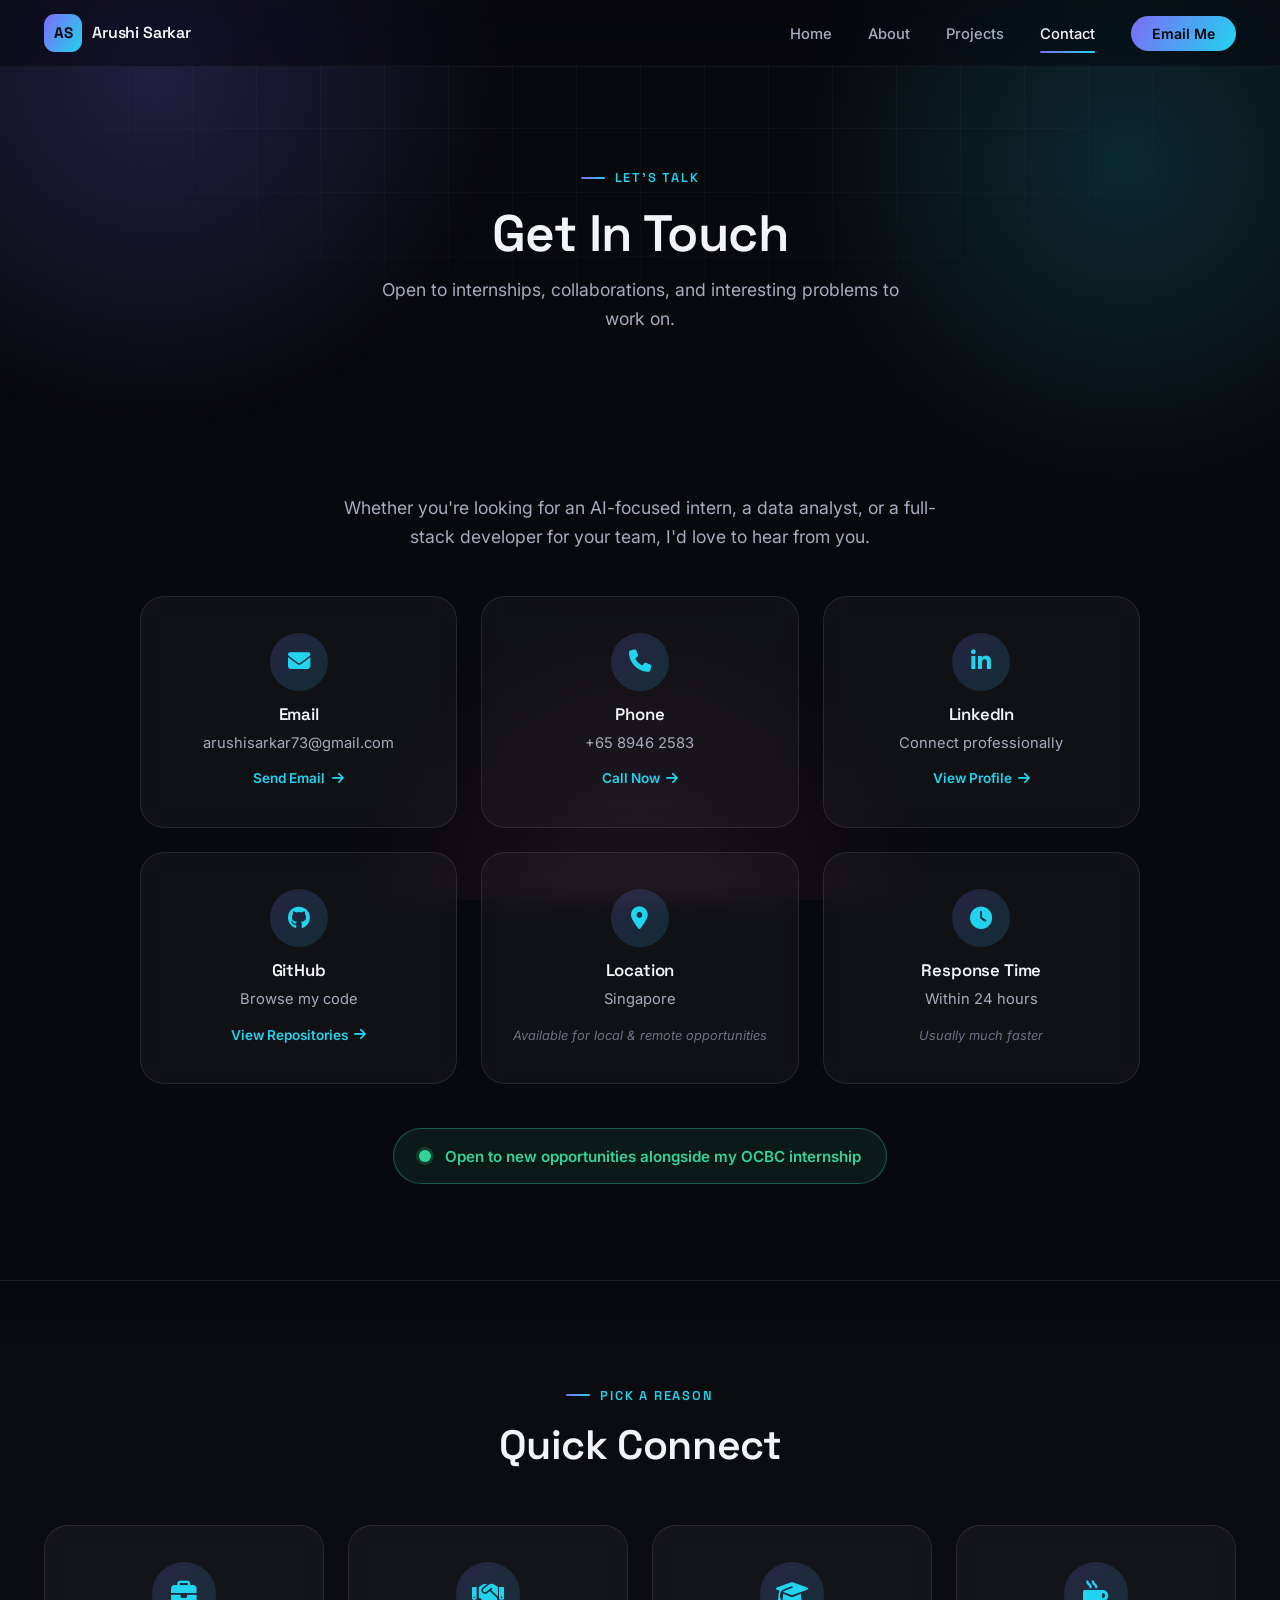
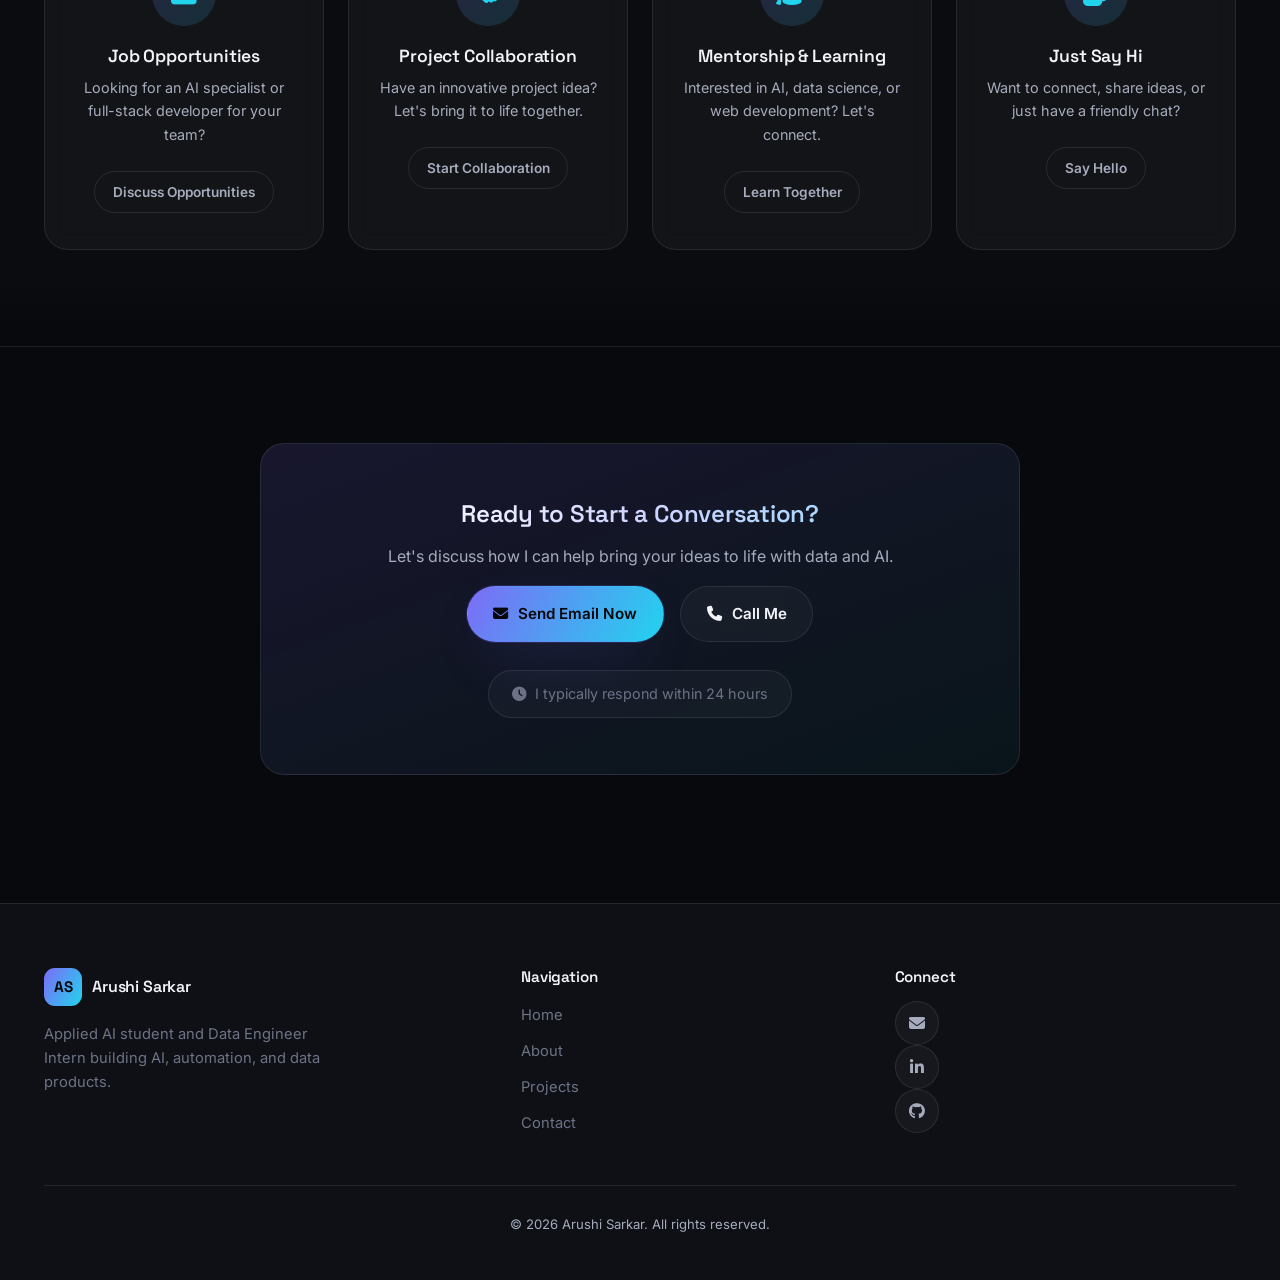
<file: contact.html>
<!DOCTYPE html>
<html lang="en">

<head>
    <meta charset="UTF-8">
    <meta name="viewport" content="width=device-width, initial-scale=1.0">
    <title>Contact — Arushi Sarkar</title>
    <meta name="description" content="Get in touch with Arushi Sarkar for internships, collaborations, or a friendly hello.">
    <link rel="icon" href="data:image/svg+xml,%3Csvg xmlns='http://www.w3.org/2000/svg' viewBox='0 0 100 100'%3E%3Cdefs%3E%3ClinearGradient id='g' x1='0' y1='0' x2='1' y2='1'%3E%3Cstop offset='0' stop-color='%237c6cf6'/%3E%3Cstop offset='1' stop-color='%2322d3ee'/%3E%3C/linearGradient%3E%3C/defs%3E%3Crect width='100' height='100' rx='24' fill='url(%23g)'/%3E%3Ctext x='50' y='67' font-family='Arial,sans-serif' font-weight='700' font-size='46' fill='%2306070a' text-anchor='middle'%3EAS%3C/text%3E%3C/svg%3E">
    <link rel="preconnect" href="https://fonts.googleapis.com">
    <link rel="preconnect" href="https://fonts.gstatic.com" crossorigin>
    <link href="https://fonts.googleapis.com/css2?family=Inter:wght@400;500;600;700&family=Space+Grotesk:wght@500;600;700&display=swap" rel="stylesheet">
    <link rel="stylesheet" href="css/style.css">
    <link href="https://cdnjs.cloudflare.com/ajax/libs/font-awesome/6.5.1/css/all.min.css" rel="stylesheet">
</head>

<body>
    <!-- Navigation -->
    <nav class="navbar">
        <div class="nav-container">
            <a href="index.html" class="nav-logo">
                <span class="logo-mark">AS</span>
                <span class="logo-text">Arushi Sarkar</span>
            </a>
            <ul class="nav-menu">
                <li><a href="index.html" class="nav-link">Home</a></li>
                <li><a href="about.html" class="nav-link">About</a></li>
                <li><a href="projects.html" class="nav-link">Projects</a></li>
                <li><a href="contact.html" class="nav-link active">Contact</a></li>
                <li><a href="mailto:arushisarkar73@gmail.com" class="nav-cta">Email Me</a></li>
            </ul>
            <div class="hamburger">
                <span></span>
                <span></span>
                <span></span>
            </div>
        </div>
    </nav>

    <!-- Page Header -->
    <section class="page-header">
        <div class="container">
            <div class="eyebrow" style="justify-content:center;">Let's Talk</div>
            <h1 class="page-title">Get In Touch</h1>
            <p class="page-subtitle">Open to internships, collaborations, and interesting problems to work on.</p>
        </div>
    </section>

    <!-- Contact Section -->
    <section class="contact-section">
        <div class="container">
            <div class="contact-grid">
                <div class="contact-info">
                    <p>
                        Whether you're looking for an AI-focused intern, a data analyst, or a full-stack developer
                        for your team, I'd love to hear from you.
                    </p>

                    <div class="contact-methods">
                        <div class="card contact-method" data-reveal>
                            <div class="contact-icon">
                                <i class="fas fa-envelope"></i>
                            </div>
                            <div class="contact-details">
                                <h3>Email</h3>
                                <p>arushisarkar73@gmail.com</p>
                                <a href="mailto:arushisarkar73@gmail.com" class="contact-link">
                                    Send Email <i class="fas fa-arrow-right"></i>
                                </a>
                            </div>
                        </div>

                        <div class="card contact-method" data-reveal>
                            <div class="contact-icon">
                                <i class="fas fa-phone"></i>
                            </div>
                            <div class="contact-details">
                                <h3>Phone</h3>
                                <p>+65 8946 2583</p>
                                <a href="tel:+6589462583" class="contact-link">
                                    Call Now <i class="fas fa-arrow-right"></i>
                                </a>
                            </div>
                        </div>

                        <div class="card contact-method" data-reveal>
                            <div class="contact-icon">
                                <i class="fab fa-linkedin-in"></i>
                            </div>
                            <div class="contact-details">
                                <h3>LinkedIn</h3>
                                <p>Connect professionally</p>
                                <a href="https://www.linkedin.com/in/arushi-sarkar-972185305/" class="contact-link"
                                    target="_blank" rel="noopener noreferrer">
                                    View Profile <i class="fas fa-arrow-right"></i>
                                </a>
                            </div>
                        </div>

                        <div class="card contact-method" data-reveal>
                            <div class="contact-icon">
                                <i class="fab fa-github"></i>
                            </div>
                            <div class="contact-details">
                                <h3>GitHub</h3>
                                <p>Browse my code</p>
                                <a href="https://github.com/Arushi-Sarkar" class="contact-link" target="_blank"
                                    rel="noopener noreferrer">
                                    View Repositories <i class="fas fa-arrow-right"></i>
                                </a>
                            </div>
                        </div>

                        <div class="card contact-method" data-reveal>
                            <div class="contact-icon">
                                <i class="fas fa-map-marker-alt"></i>
                            </div>
                            <div class="contact-details">
                                <h3>Location</h3>
                                <p>Singapore</p>
                                <span class="contact-note">Available for local &amp; remote opportunities</span>
                            </div>
                        </div>

                        <div class="card contact-method" data-reveal>
                            <div class="contact-icon">
                                <i class="fas fa-clock"></i>
                            </div>
                            <div class="contact-details">
                                <h3>Response Time</h3>
                                <p>Within 24 hours</p>
                                <span class="contact-note">Usually much faster</span>
                            </div>
                        </div>
                    </div>

                    <div class="availability-status" data-reveal>
                        <div class="status-indicator"></div>
                        <span>Open to new opportunities alongside my OCBC internship</span>
                    </div>
                </div>
            </div>
        </div>
    </section>

    <!-- Quick Contact Cards -->
    <section class="quick-contact section-alt">
        <div class="container">
            <div class="section-heading" data-reveal>
                <div class="eyebrow">Pick A Reason</div>
                <h2>Quick Connect</h2>
            </div>
            <div class="quick-contact-grid">
                <div class="card quick-contact-card" data-reveal>
                    <div class="quick-contact-icon">
                        <i class="fas fa-briefcase"></i>
                    </div>
                    <h3>Job Opportunities</h3>
                    <p>Looking for an AI specialist or full-stack developer for your team?</p>
                    <a href="mailto:arushisarkar73@gmail.com?subject=Job%20Opportunity" class="btn btn-outline btn-sm">
                        Discuss Opportunities
                    </a>
                </div>

                <div class="card quick-contact-card" data-reveal>
                    <div class="quick-contact-icon">
                        <i class="fas fa-handshake"></i>
                    </div>
                    <h3>Project Collaboration</h3>
                    <p>Have an innovative project idea? Let's bring it to life together.</p>
                    <a href="mailto:arushisarkar73@gmail.com?subject=Project%20Collaboration" class="btn btn-outline btn-sm">
                        Start Collaboration
                    </a>
                </div>

                <div class="card quick-contact-card" data-reveal>
                    <div class="quick-contact-icon">
                        <i class="fas fa-graduation-cap"></i>
                    </div>
                    <h3>Mentorship &amp; Learning</h3>
                    <p>Interested in AI, data science, or web development? Let's connect.</p>
                    <a href="mailto:arushisarkar73@gmail.com?subject=Mentorship" class="btn btn-outline btn-sm">
                        Learn Together
                    </a>
                </div>

                <div class="card quick-contact-card" data-reveal>
                    <div class="quick-contact-icon">
                        <i class="fas fa-mug-hot"></i>
                    </div>
                    <h3>Just Say Hi</h3>
                    <p>Want to connect, share ideas, or just have a friendly chat?</p>
                    <a href="mailto:arushisarkar73@gmail.com?subject=Hello!" class="btn btn-outline btn-sm">
                        Say Hello
                    </a>
                </div>
            </div>
        </div>
    </section>

    <!-- Contact CTA -->
    <section class="contact-cta">
        <div class="container">
            <div class="contact-cta-panel" data-reveal>
                <h2 class="gradient-text">Ready to Start a Conversation?</h2>
                <p>Let's discuss how I can help bring your ideas to life with data and AI.</p>
                <div class="cta-buttons">
                    <a href="mailto:arushisarkar73@gmail.com" class="btn btn-primary">
                        <i class="fas fa-envelope"></i>
                        Send Email Now
                    </a>
                    <a href="tel:+6589462583" class="btn btn-secondary">
                        <i class="fas fa-phone"></i>
                        Call Me
                    </a>
                </div>
                <div class="response-promise">
                    <i class="fas fa-clock"></i>
                    <span>I typically respond within 24 hours</span>
                </div>
            </div>
        </div>
    </section>

    <!-- Footer -->
    <footer class="footer">
        <div class="container">
            <div class="footer-content">
                <div class="footer-left">
                    <a href="index.html" class="nav-logo">
                        <span class="logo-mark">AS</span>
                        <span class="logo-text">Arushi Sarkar</span>
                    </a>
                    <p>Applied AI student and Data Engineer Intern building AI, automation, and data products.</p>
                </div>
                <div class="footer-links">
                    <div class="footer-section">
                        <h4>Navigation</h4>
                        <ul>
                            <li><a href="index.html">Home</a></li>
                            <li><a href="about.html">About</a></li>
                            <li><a href="projects.html">Projects</a></li>
                            <li><a href="contact.html">Contact</a></li>
                        </ul>
                    </div>
                    <div class="footer-section">
                        <h4>Connect</h4>
                        <div class="social-links">
                            <a href="mailto:arushisarkar73@gmail.com" class="social-link" title="Email" aria-label="Email">
                                <i class="fas fa-envelope"></i>
                            </a>
                            <a href="https://www.linkedin.com/in/arushi-sarkar-972185305/" class="social-link"
                                title="LinkedIn" target="_blank" rel="noopener noreferrer" aria-label="LinkedIn">
                                <i class="fab fa-linkedin-in"></i>
                            </a>
                            <a href="https://github.com/Arushi-Sarkar" class="social-link" title="GitHub"
                                target="_blank" rel="noopener noreferrer" aria-label="GitHub">
                                <i class="fab fa-github"></i>
                            </a>
                        </div>
                    </div>
                </div>
            </div>
            <div class="footer-bottom">
                <p>&copy; 2026 Arushi Sarkar. All rights reserved.</p>
            </div>
        </div>
    </footer>

    <script src="js/script.js"></script>
</body>

</html>
</file>
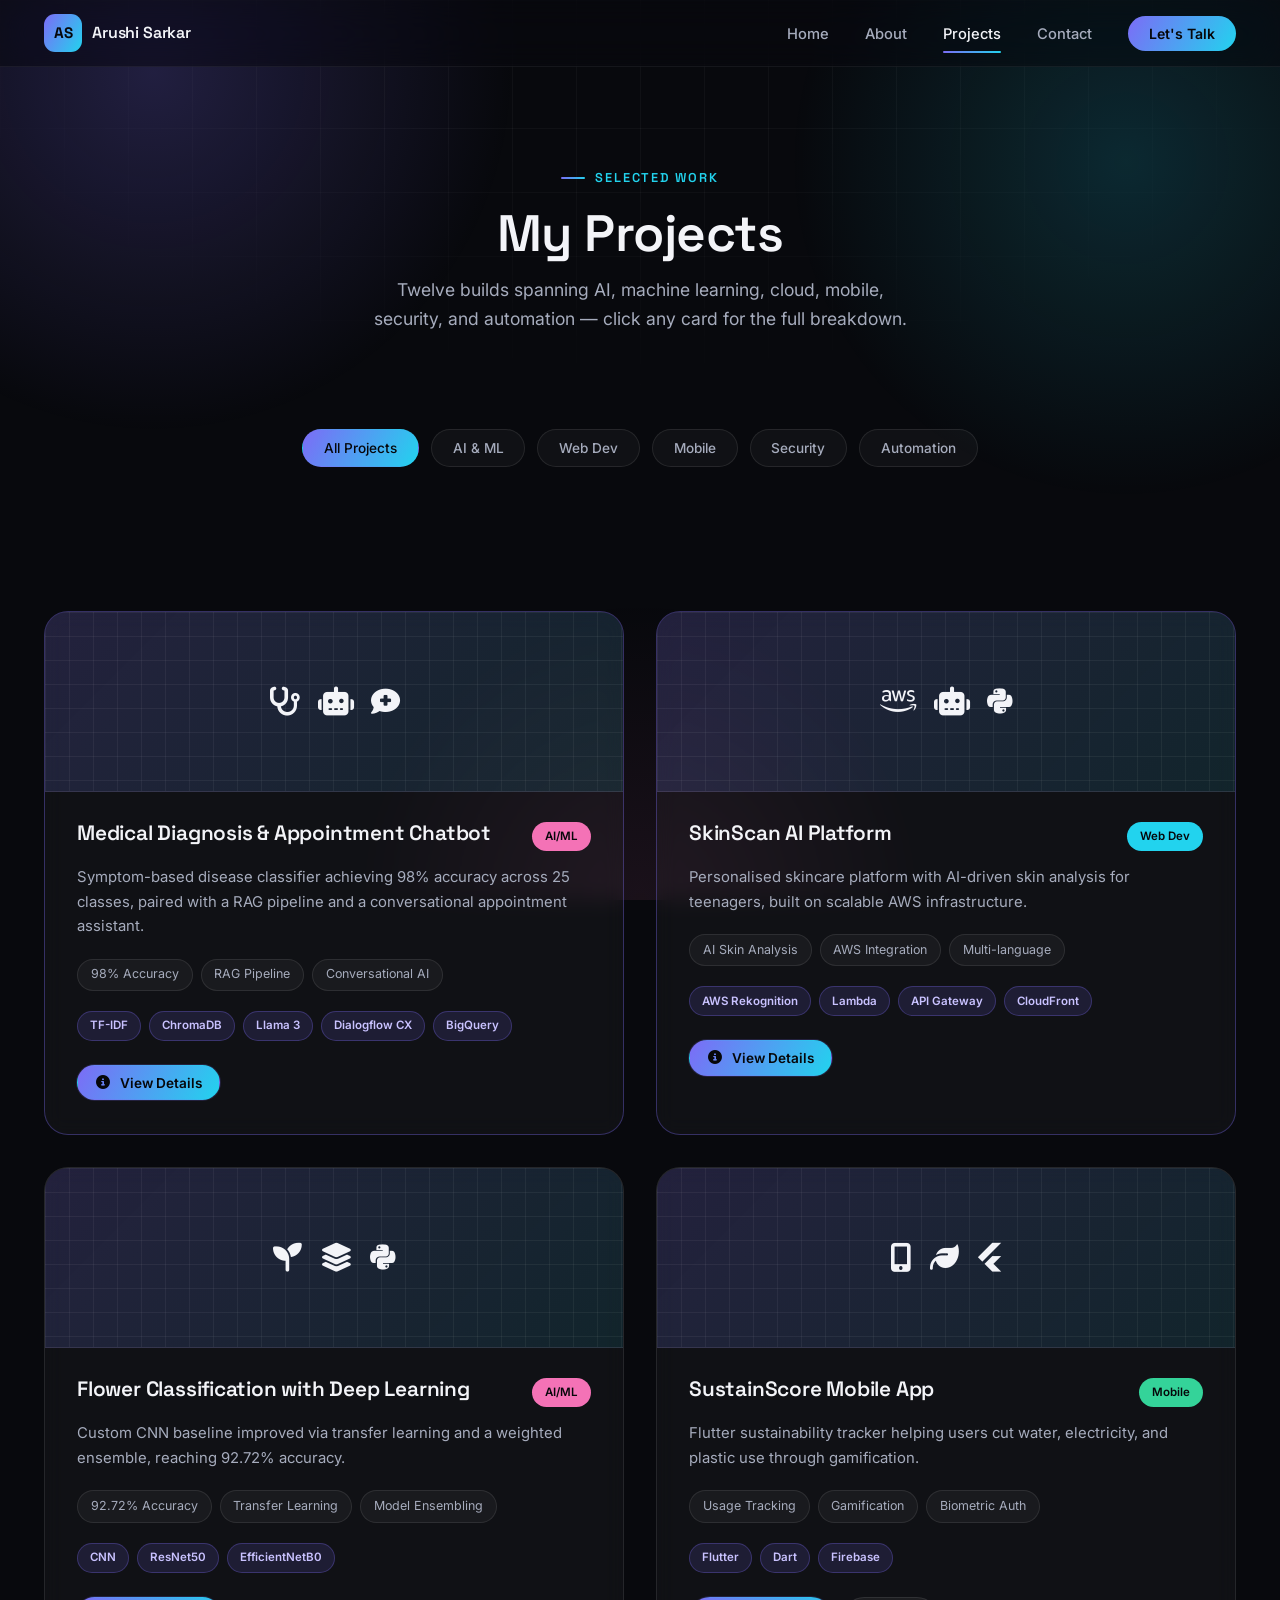
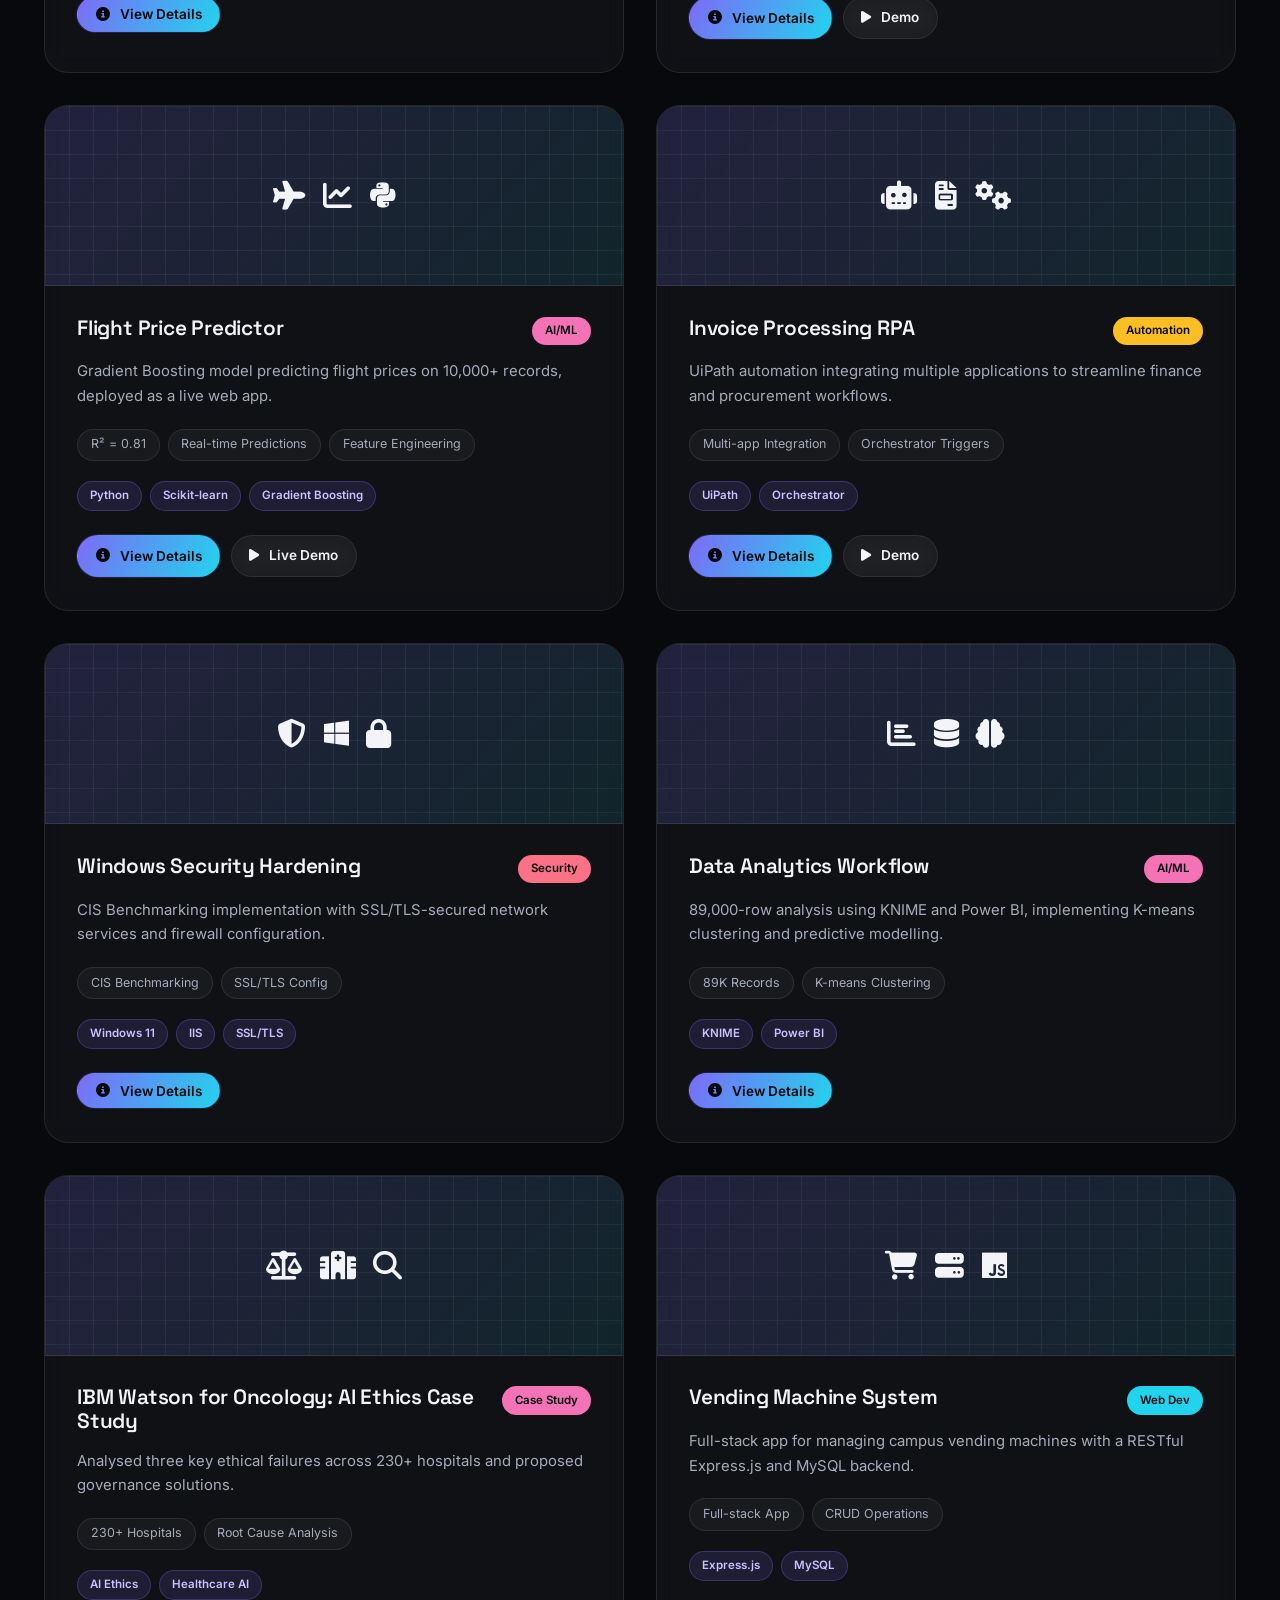
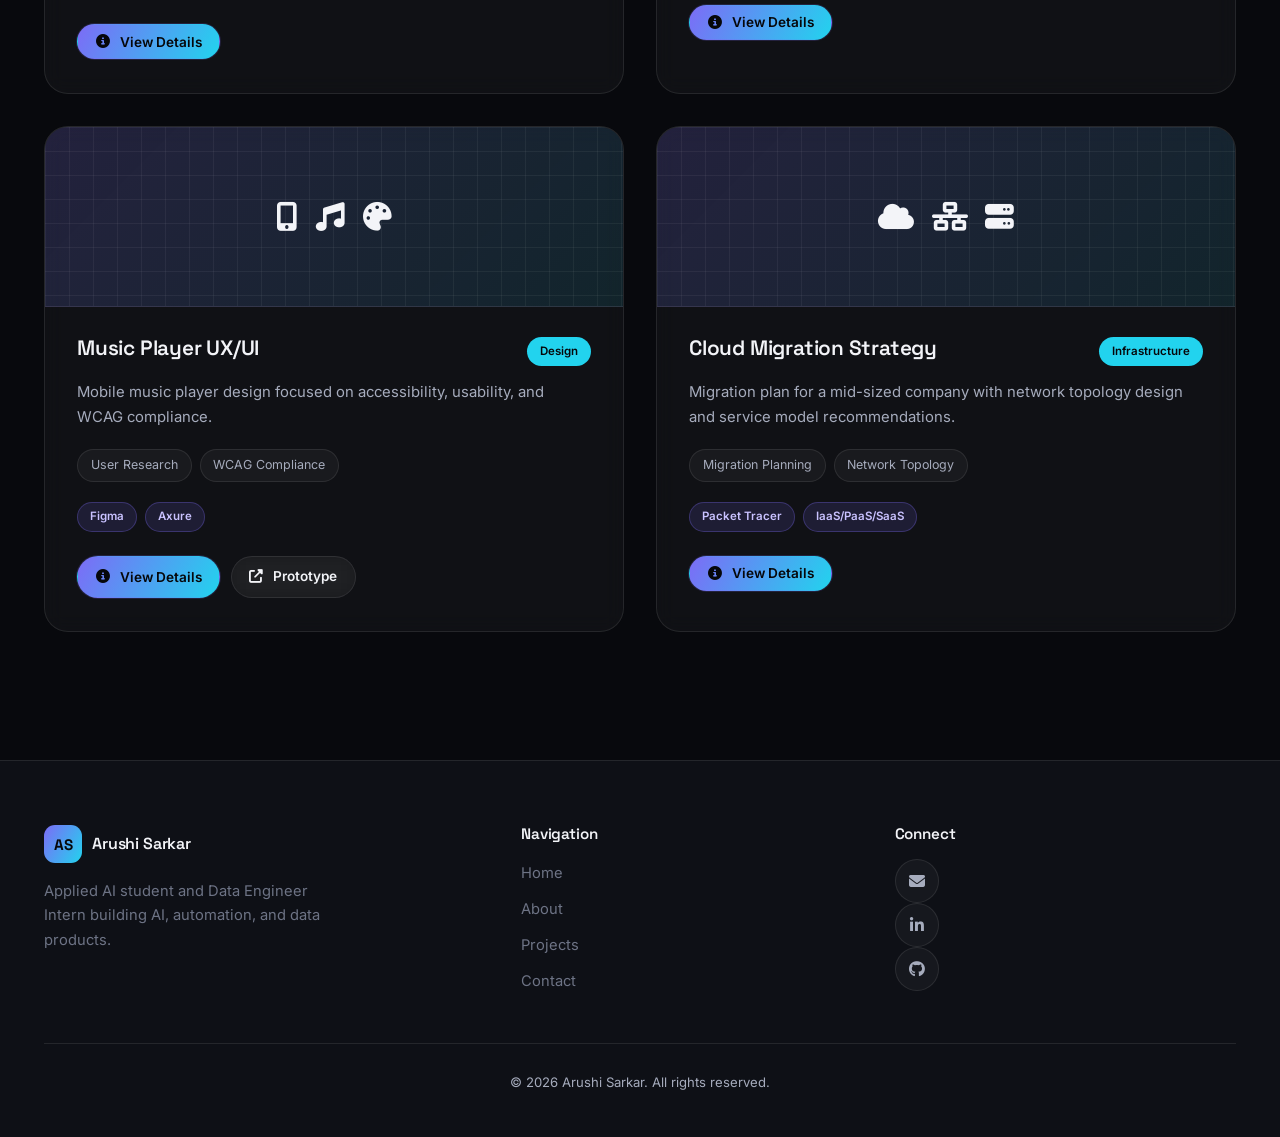
<file: projects.html>
<!DOCTYPE html>
<html lang="en">

<head>
    <meta charset="UTF-8">
    <meta name="viewport" content="width=device-width, initial-scale=1.0">
    <title>Projects — Arushi Sarkar</title>
    <meta name="description" content="Projects by Arushi Sarkar spanning AI, machine learning, cloud, mobile, security, and automation.">
    <link rel="icon" href="data:image/svg+xml,%3Csvg xmlns='http://www.w3.org/2000/svg' viewBox='0 0 100 100'%3E%3Cdefs%3E%3ClinearGradient id='g' x1='0' y1='0' x2='1' y2='1'%3E%3Cstop offset='0' stop-color='%237c6cf6'/%3E%3Cstop offset='1' stop-color='%2322d3ee'/%3E%3C/linearGradient%3E%3C/defs%3E%3Crect width='100' height='100' rx='24' fill='url(%23g)'/%3E%3Ctext x='50' y='67' font-family='Arial,sans-serif' font-weight='700' font-size='46' fill='%2306070a' text-anchor='middle'%3EAS%3C/text%3E%3C/svg%3E">
    <link rel="preconnect" href="https://fonts.googleapis.com">
    <link rel="preconnect" href="https://fonts.gstatic.com" crossorigin>
    <link href="https://fonts.googleapis.com/css2?family=Inter:wght@400;500;600;700&family=Space+Grotesk:wght@500;600;700&display=swap" rel="stylesheet">
    <link rel="stylesheet" href="css/style.css">
    <link href="https://cdnjs.cloudflare.com/ajax/libs/font-awesome/6.5.1/css/all.min.css" rel="stylesheet">
</head>

<body>
    <!-- Navigation -->
    <nav class="navbar">
        <div class="nav-container">
            <a href="index.html" class="nav-logo">
                <span class="logo-mark">AS</span>
                <span class="logo-text">Arushi Sarkar</span>
            </a>
            <ul class="nav-menu">
                <li><a href="index.html" class="nav-link">Home</a></li>
                <li><a href="about.html" class="nav-link">About</a></li>
                <li><a href="projects.html" class="nav-link active">Projects</a></li>
                <li><a href="contact.html" class="nav-link">Contact</a></li>
                <li><a href="contact.html" class="nav-cta">Let's Talk</a></li>
            </ul>
            <div class="hamburger">
                <span></span>
                <span></span>
                <span></span>
            </div>
        </div>
    </nav>

    <!-- Page Header -->
    <section class="page-header">
        <div class="container">
            <div class="eyebrow" style="justify-content:center;">Selected Work</div>
            <h1 class="page-title">My Projects</h1>
            <p class="page-subtitle">Twelve builds spanning AI, machine learning, cloud, mobile, security, and
                automation — click any card for the full breakdown.</p>
        </div>
    </section>

    <!-- Project Filter -->
    <section class="project-filter">
        <div class="container">
            <div class="filter-tabs">
                <button class="filter-btn active" data-filter="all">All Projects</button>
                <button class="filter-btn" data-filter="ai">AI &amp; ML</button>
                <button class="filter-btn" data-filter="web">Web Dev</button>
                <button class="filter-btn" data-filter="mobile">Mobile</button>
                <button class="filter-btn" data-filter="security">Security</button>
                <button class="filter-btn" data-filter="automation">Automation</button>
            </div>
        </div>
    </section>

    <!-- Projects Grid -->
    <section class="projects-section">
        <div class="container">
            <div class="projects-grid">

                <!-- Medical Diagnosis Chatbot -->
                <div class="project-card featured card" data-category="ai" data-reveal>
                    <div class="project-image">
                        <div class="project-icons">
                            <i class="fas fa-stethoscope"></i>
                            <i class="fas fa-robot"></i>
                            <i class="fas fa-comment-medical"></i>
                        </div>
                    </div>
                    <div class="project-content">
                        <div class="project-header">
                            <h3 class="project-title">Medical Diagnosis &amp; Appointment Chatbot</h3>
                            <span class="project-badge ai-badge">AI/ML</span>
                        </div>
                        <p class="project-description">
                            Symptom-based disease classifier achieving 98% accuracy across 25 classes, paired with a
                            RAG pipeline and a conversational appointment assistant.
                        </p>
                        <div class="project-features">
                            <span class="feature">98% Accuracy</span>
                            <span class="feature">RAG Pipeline</span>
                            <span class="feature">Conversational AI</span>
                        </div>
                        <div class="project-tech-stack">
                            <span class="tech-tag">TF-IDF</span>
                            <span class="tech-tag">ChromaDB</span>
                            <span class="tech-tag">Llama 3</span>
                            <span class="tech-tag">Dialogflow CX</span>
                            <span class="tech-tag">BigQuery</span>
                        </div>
                        <div class="project-actions">
                            <button class="btn btn-primary btn-sm project-details-btn" data-project="medchatbot">
                                <i class="fas fa-info-circle"></i>
                                View Details
                            </button>
                        </div>
                    </div>
                </div>

                <!-- SkinScan AI Platform -->
                <div class="project-card featured card" data-category="ai web" data-reveal>
                    <div class="project-image">
                        <div class="project-icons">
                            <i class="fab fa-aws"></i>
                            <i class="fas fa-robot"></i>
                            <i class="fab fa-python"></i>
                        </div>
                    </div>
                    <div class="project-content">
                        <div class="project-header">
                            <h3 class="project-title">SkinScan AI Platform</h3>
                            <span class="project-badge web-badge">Web Dev</span>
                        </div>
                        <p class="project-description">
                            Personalised skincare platform with AI-driven skin analysis for teenagers, built on
                            scalable AWS infrastructure.
                        </p>
                        <div class="project-features">
                            <span class="feature">AI Skin Analysis</span>
                            <span class="feature">AWS Integration</span>
                            <span class="feature">Multi-language</span>
                        </div>
                        <div class="project-tech-stack">
                            <span class="tech-tag">AWS Rekognition</span>
                            <span class="tech-tag">Lambda</span>
                            <span class="tech-tag">API Gateway</span>
                            <span class="tech-tag">CloudFront</span>
                        </div>
                        <div class="project-actions">
                            <button class="btn btn-primary btn-sm project-details-btn" data-project="skinscan">
                                <i class="fas fa-info-circle"></i>
                                View Details
                            </button>
                        </div>
                    </div>
                </div>

                <!-- Flower Classification -->
                <div class="project-card card" data-category="ai" data-reveal>
                    <div class="project-image">
                        <div class="project-icons">
                            <i class="fas fa-seedling"></i>
                            <i class="fas fa-layer-group"></i>
                            <i class="fab fa-python"></i>
                        </div>
                    </div>
                    <div class="project-content">
                        <div class="project-header">
                            <h3 class="project-title">Flower Classification with Deep Learning</h3>
                            <span class="project-badge ai-badge">AI/ML</span>
                        </div>
                        <p class="project-description">
                            Custom CNN baseline improved via transfer learning and a weighted ensemble, reaching
                            92.72% accuracy.
                        </p>
                        <div class="project-features">
                            <span class="feature">92.72% Accuracy</span>
                            <span class="feature">Transfer Learning</span>
                            <span class="feature">Model Ensembling</span>
                        </div>
                        <div class="project-tech-stack">
                            <span class="tech-tag">CNN</span>
                            <span class="tech-tag">ResNet50</span>
                            <span class="tech-tag">EfficientNetB0</span>
                        </div>
                        <div class="project-actions">
                            <button class="btn btn-primary btn-sm project-details-btn" data-project="flowers">
                                <i class="fas fa-info-circle"></i>
                                View Details
                            </button>
                        </div>
                    </div>
                </div>

                <!-- SustainScore Mobile App -->
                <div class="project-card card" data-category="mobile ai" data-reveal>
                    <div class="project-image">
                        <div class="project-icons">
                            <i class="fas fa-mobile-alt"></i>
                            <i class="fas fa-leaf"></i>
                            <i class="fab fa-flutter"></i>
                        </div>
                    </div>
                    <div class="project-content">
                        <div class="project-header">
                            <h3 class="project-title">SustainScore Mobile App</h3>
                            <span class="project-badge mobile-badge">Mobile</span>
                        </div>
                        <p class="project-description">
                            Flutter sustainability tracker helping users cut water, electricity, and plastic use
                            through gamification.
                        </p>
                        <div class="project-features">
                            <span class="feature">Usage Tracking</span>
                            <span class="feature">Gamification</span>
                            <span class="feature">Biometric Auth</span>
                        </div>
                        <div class="project-tech-stack">
                            <span class="tech-tag">Flutter</span>
                            <span class="tech-tag">Dart</span>
                            <span class="tech-tag">Firebase</span>
                        </div>
                        <div class="project-actions">
                            <button class="btn btn-primary btn-sm project-details-btn" data-project="sustainscore">
                                <i class="fas fa-info-circle"></i>
                                View Details
                            </button>
                            <a href="https://youtu.be/ldIyxv5RQfs" target="_blank" rel="noopener noreferrer" class="btn btn-secondary btn-sm">
                                <i class="fas fa-play"></i>
                                Demo
                            </a>
                        </div>
                    </div>
                </div>

                <!-- Flight Price Prediction -->
                <div class="project-card card" data-category="ai" data-reveal>
                    <div class="project-image">
                        <div class="project-icons">
                            <i class="fas fa-plane"></i>
                            <i class="fas fa-chart-line"></i>
                            <i class="fab fa-python"></i>
                        </div>
                    </div>
                    <div class="project-content">
                        <div class="project-header">
                            <h3 class="project-title">Flight Price Predictor</h3>
                            <span class="project-badge ai-badge">AI/ML</span>
                        </div>
                        <p class="project-description">
                            Gradient Boosting model predicting flight prices on 10,000+ records, deployed as a live
                            web app.
                        </p>
                        <div class="project-features">
                            <span class="feature">R&sup2; = 0.81</span>
                            <span class="feature">Real-time Predictions</span>
                            <span class="feature">Feature Engineering</span>
                        </div>
                        <div class="project-tech-stack">
                            <span class="tech-tag">Python</span>
                            <span class="tech-tag">Scikit-learn</span>
                            <span class="tech-tag">Gradient Boosting</span>
                        </div>
                        <div class="project-actions">
                            <button class="btn btn-primary btn-sm project-details-btn" data-project="flightprice">
                                <i class="fas fa-info-circle"></i>
                                View Details
                            </button>
                            <a href="https://fihba97vh88acpvvaqgmsx.streamlit.app/" target="_blank" rel="noopener noreferrer" class="btn btn-secondary btn-sm">
                                <i class="fas fa-play"></i>
                                Live Demo
                            </a>
                        </div>
                    </div>
                </div>

                <!-- Invoice Processing Automation -->
                <div class="project-card card" data-category="automation" data-reveal>
                    <div class="project-image">
                        <div class="project-icons">
                            <i class="fas fa-robot"></i>
                            <i class="fas fa-file-invoice"></i>
                            <i class="fas fa-cogs"></i>
                        </div>
                    </div>
                    <div class="project-content">
                        <div class="project-header">
                            <h3 class="project-title">Invoice Processing RPA</h3>
                            <span class="project-badge automation-badge">Automation</span>
                        </div>
                        <p class="project-description">
                            UiPath automation integrating multiple applications to streamline finance and
                            procurement workflows.
                        </p>
                        <div class="project-features">
                            <span class="feature">Multi-app Integration</span>
                            <span class="feature">Orchestrator Triggers</span>
                        </div>
                        <div class="project-tech-stack">
                            <span class="tech-tag">UiPath</span>
                            <span class="tech-tag">Orchestrator</span>
                        </div>
                        <div class="project-actions">
                            <button class="btn btn-primary btn-sm project-details-btn" data-project="rpa">
                                <i class="fas fa-info-circle"></i>
                                View Details
                            </button>
                            <a href="https://youtu.be/W3onMh5fLLU" target="_blank" rel="noopener noreferrer" class="btn btn-secondary btn-sm">
                                <i class="fas fa-play"></i>
                                Demo
                            </a>
                        </div>
                    </div>
                </div>

                <!-- Windows Security Hardening -->
                <div class="project-card card" data-category="security" data-reveal>
                    <div class="project-image">
                        <div class="project-icons">
                            <i class="fas fa-shield-alt"></i>
                            <i class="fab fa-windows"></i>
                            <i class="fas fa-lock"></i>
                        </div>
                    </div>
                    <div class="project-content">
                        <div class="project-header">
                            <h3 class="project-title">Windows Security Hardening</h3>
                            <span class="project-badge security-badge">Security</span>
                        </div>
                        <p class="project-description">
                            CIS Benchmarking implementation with SSL/TLS-secured network services and firewall
                            configuration.
                        </p>
                        <div class="project-features">
                            <span class="feature">CIS Benchmarking</span>
                            <span class="feature">SSL/TLS Config</span>
                        </div>
                        <div class="project-tech-stack">
                            <span class="tech-tag">Windows 11</span>
                            <span class="tech-tag">IIS</span>
                            <span class="tech-tag">SSL/TLS</span>
                        </div>
                        <div class="project-actions">
                            <button class="btn btn-primary btn-sm project-details-btn" data-project="security">
                                <i class="fas fa-info-circle"></i>
                                View Details
                            </button>
                        </div>
                    </div>
                </div>

                <!-- Data Analytics & ML Workflow -->
                <div class="project-card card" data-category="ai" data-reveal>
                    <div class="project-image">
                        <div class="project-icons">
                            <i class="fas fa-chart-bar"></i>
                            <i class="fas fa-database"></i>
                            <i class="fas fa-brain"></i>
                        </div>
                    </div>
                    <div class="project-content">
                        <div class="project-header">
                            <h3 class="project-title">Data Analytics Workflow</h3>
                            <span class="project-badge ai-badge">AI/ML</span>
                        </div>
                        <p class="project-description">
                            89,000-row analysis using KNIME and Power BI, implementing K-means clustering and
                            predictive modelling.
                        </p>
                        <div class="project-features">
                            <span class="feature">89K Records</span>
                            <span class="feature">K-means Clustering</span>
                        </div>
                        <div class="project-tech-stack">
                            <span class="tech-tag">KNIME</span>
                            <span class="tech-tag">Power BI</span>
                        </div>
                        <div class="project-actions">
                            <button class="btn btn-primary btn-sm project-details-btn" data-project="dataanalytics">
                                <i class="fas fa-info-circle"></i>
                                View Details
                            </button>
                        </div>
                    </div>
                </div>

                <!-- IBM Watson Ethics Case Study -->
                <div class="project-card card" data-category="ai" data-reveal>
                    <div class="project-image">
                        <div class="project-icons">
                            <i class="fas fa-scale-balanced"></i>
                            <i class="fas fa-hospital"></i>
                            <i class="fas fa-magnifying-glass"></i>
                        </div>
                    </div>
                    <div class="project-content">
                        <div class="project-header">
                            <h3 class="project-title">IBM Watson for Oncology: AI Ethics Case Study</h3>
                            <span class="project-badge ai-badge">Case Study</span>
                        </div>
                        <p class="project-description">
                            Analysed three key ethical failures across 230+ hospitals and proposed governance
                            solutions.
                        </p>
                        <div class="project-features">
                            <span class="feature">230+ Hospitals</span>
                            <span class="feature">Root Cause Analysis</span>
                        </div>
                        <div class="project-tech-stack">
                            <span class="tech-tag">AI Ethics</span>
                            <span class="tech-tag">Healthcare AI</span>
                        </div>
                        <div class="project-actions">
                            <button class="btn btn-primary btn-sm project-details-btn" data-project="ibmwatson">
                                <i class="fas fa-info-circle"></i>
                                View Details
                            </button>
                        </div>
                    </div>
                </div>

                <!-- Vending Machine Management -->
                <div class="project-card card" data-category="web" data-reveal>
                    <div class="project-image">
                        <div class="project-icons">
                            <i class="fas fa-shopping-cart"></i>
                            <i class="fas fa-server"></i>
                            <i class="fab fa-js"></i>
                        </div>
                    </div>
                    <div class="project-content">
                        <div class="project-header">
                            <h3 class="project-title">Vending Machine System</h3>
                            <span class="project-badge web-badge">Web Dev</span>
                        </div>
                        <p class="project-description">
                            Full-stack app for managing campus vending machines with a RESTful Express.js and MySQL
                            backend.
                        </p>
                        <div class="project-features">
                            <span class="feature">Full-stack App</span>
                            <span class="feature">CRUD Operations</span>
                        </div>
                        <div class="project-tech-stack">
                            <span class="tech-tag">Express.js</span>
                            <span class="tech-tag">MySQL</span>
                        </div>
                        <div class="project-actions">
                            <button class="btn btn-primary btn-sm project-details-btn" data-project="vending">
                                <i class="fas fa-info-circle"></i>
                                View Details
                            </button>
                        </div>
                    </div>
                </div>

                <!-- UX/UI Prototyping -->
                <div class="project-card card" data-category="web" data-reveal>
                    <div class="project-image">
                        <div class="project-icons">
                            <i class="fas fa-mobile-alt"></i>
                            <i class="fas fa-music"></i>
                            <i class="fas fa-palette"></i>
                        </div>
                    </div>
                    <div class="project-content">
                        <div class="project-header">
                            <h3 class="project-title">Music Player UX/UI</h3>
                            <span class="project-badge web-badge">Design</span>
                        </div>
                        <p class="project-description">
                            Mobile music player design focused on accessibility, usability, and WCAG compliance.
                        </p>
                        <div class="project-features">
                            <span class="feature">User Research</span>
                            <span class="feature">WCAG Compliance</span>
                        </div>
                        <div class="project-tech-stack">
                            <span class="tech-tag">Figma</span>
                            <span class="tech-tag">Axure</span>
                        </div>
                        <div class="project-actions">
                            <button class="btn btn-primary btn-sm project-details-btn" data-project="uxui">
                                <i class="fas fa-info-circle"></i>
                                View Details
                            </button>
                            <a href="https://bfs4ol.axshare.com/?g=4" target="_blank" rel="noopener noreferrer" class="btn btn-secondary btn-sm">
                                <i class="fas fa-external-link-alt"></i>
                                Prototype
                            </a>
                        </div>
                    </div>
                </div>

                <!-- Cloud Migration Case Study -->
                <div class="project-card card" data-category="web" data-reveal>
                    <div class="project-image">
                        <div class="project-icons">
                            <i class="fas fa-cloud"></i>
                            <i class="fas fa-network-wired"></i>
                            <i class="fas fa-server"></i>
                        </div>
                    </div>
                    <div class="project-content">
                        <div class="project-header">
                            <h3 class="project-title">Cloud Migration Strategy</h3>
                            <span class="project-badge web-badge">Infrastructure</span>
                        </div>
                        <p class="project-description">
                            Migration plan for a mid-sized company with network topology design and service model
                            recommendations.
                        </p>
                        <div class="project-features">
                            <span class="feature">Migration Planning</span>
                            <span class="feature">Network Topology</span>
                        </div>
                        <div class="project-tech-stack">
                            <span class="tech-tag">Packet Tracer</span>
                            <span class="tech-tag">IaaS/PaaS/SaaS</span>
                        </div>
                        <div class="project-actions">
                            <button class="btn btn-primary btn-sm project-details-btn" data-project="cloud">
                                <i class="fas fa-info-circle"></i>
                                View Details
                            </button>
                        </div>
                    </div>
                </div>

            </div>
        </div>
    </section>

    <!-- Project Details Modal -->
    <div class="modal-overlay" id="projectModal">
        <div class="modal-content">
            <div class="modal-header">
                <h2 id="modalTitle">Project Details</h2>
                <button class="modal-close" onclick="closeModal()" aria-label="Close">
                    <i class="fas fa-times"></i>
                </button>
            </div>
            <div class="modal-body" id="modalBody">
                <!-- Content will be dynamically loaded -->
            </div>
        </div>
    </div>

    <!-- Footer -->
    <footer class="footer">
        <div class="container">
            <div class="footer-content">
                <div class="footer-left">
                    <a href="index.html" class="nav-logo">
                        <span class="logo-mark">AS</span>
                        <span class="logo-text">Arushi Sarkar</span>
                    </a>
                    <p>Applied AI student and Data Engineer Intern building AI, automation, and data products.</p>
                </div>
                <div class="footer-links">
                    <div class="footer-section">
                        <h4>Navigation</h4>
                        <ul>
                            <li><a href="index.html">Home</a></li>
                            <li><a href="about.html">About</a></li>
                            <li><a href="projects.html">Projects</a></li>
                            <li><a href="contact.html">Contact</a></li>
                        </ul>
                    </div>
                    <div class="footer-section">
                        <h4>Connect</h4>
                        <div class="social-links">
                            <a href="mailto:arushisarkar73@gmail.com" class="social-link" title="Email" aria-label="Email">
                                <i class="fas fa-envelope"></i>
                            </a>
                            <a href="https://www.linkedin.com/in/arushi-sarkar-972185305/" class="social-link"
                                title="LinkedIn" target="_blank" rel="noopener noreferrer" aria-label="LinkedIn">
                                <i class="fab fa-linkedin-in"></i>
                            </a>
                            <a href="https://github.com/Arushi-Sarkar" class="social-link" title="GitHub"
                                target="_blank" rel="noopener noreferrer" aria-label="GitHub">
                                <i class="fab fa-github"></i>
                            </a>
                        </div>
                    </div>
                </div>
            </div>
            <div class="footer-bottom">
                <p>&copy; 2026 Arushi Sarkar. All rights reserved.</p>
            </div>
        </div>
    </footer>

    <script src="js/script.js"></script>
</body>

</html>
</file>
<file: css/style.css>
/* =========================================================
   Arushi Sarkar — Portfolio
   Design system: dark, modern, glass + gradient accents
   ========================================================= */

*, *::before, *::after { box-sizing: border-box; }

:root {
  /* Palette */
  --bg: #08090d;
  --bg-elevated: #0e1016;
  --bg-card: rgba(255, 255, 255, 0.035);
  --bg-card-hover: rgba(255, 255, 255, 0.06);
  --border: rgba(255, 255, 255, 0.09);
  --border-strong: rgba(255, 255, 255, 0.16);

  --text-primary: #f3f4f8;
  --text-secondary: #a6acbd;
  --text-muted: #6d7385;

  --accent-1: #7c6cf6;   /* indigo-violet */
  --accent-2: #22d3ee;   /* cyan */
  --accent-3: #f472b6;   /* pink, sparing use */
  --accent-4: #34d399;   /* green, status/success */

  --gradient-brand: linear-gradient(120deg, var(--accent-1) 0%, var(--accent-2) 100%);
  --gradient-warm: linear-gradient(120deg, var(--accent-3) 0%, var(--accent-1) 100%);
  --gradient-text: linear-gradient(120deg, #ffffff 10%, #cfd3ff 50%, #9ad9ff 90%);

  --shadow-sm: 0 2px 10px rgba(0, 0, 0, 0.25);
  --shadow-md: 0 12px 32px rgba(0, 0, 0, 0.35);
  --shadow-glow: 0 0 0 1px rgba(124, 108, 246, 0.18), 0 20px 60px -22px rgba(124, 108, 246, 0.45);
  --shadow-glow-cyan: 0 0 0 1px rgba(34, 211, 238, 0.18), 0 20px 60px -22px rgba(34, 211, 238, 0.4);

  --radius-sm: 10px;
  --radius-md: 16px;
  --radius-lg: 24px;
  --radius-full: 999px;

  --font-display: 'Space Grotesk', 'Segoe UI', sans-serif;
  --font-body: 'Inter', 'Segoe UI', Tahoma, sans-serif;

  --transition: all 0.35s cubic-bezier(0.16, 1, 0.3, 1);
  --transition-fast: all 0.2s ease;

  --max-width: 1240px;
}

@media (prefers-reduced-motion: reduce) {
  *, *::before, *::after { animation-duration: 0.001ms !important; animation-iteration-count: 1 !important; transition-duration: 0.001ms !important; scroll-behavior: auto !important; }
}

html { scroll-behavior: smooth; }

body {
  margin: 0;
  font-family: var(--font-body);
  background: var(--bg);
  color: var(--text-primary);
  line-height: 1.65;
  overflow-x: hidden;
  -webkit-font-smoothing: antialiased;
}

/* Ambient background: grid + glow blobs, fixed behind content */
body::before {
  content: '';
  position: fixed;
  inset: 0;
  z-index: -2;
  background-image:
    linear-gradient(rgba(255, 255, 255, 0.035) 1px, transparent 1px),
    linear-gradient(90deg, rgba(255, 255, 255, 0.035) 1px, transparent 1px);
  background-size: 64px 64px;
  mask-image: radial-gradient(ellipse 80% 60% at 50% 0%, black 30%, transparent 75%);
  -webkit-mask-image: radial-gradient(ellipse 80% 60% at 50% 0%, black 30%, transparent 75%);
}

body::after {
  content: '';
  position: fixed;
  inset: 0;
  z-index: -3;
  background:
    radial-gradient(600px circle at 12% 8%, rgba(124, 108, 246, 0.22), transparent 60%),
    radial-gradient(560px circle at 88% 18%, rgba(34, 211, 238, 0.16), transparent 60%),
    radial-gradient(500px circle at 50% 100%, rgba(244, 114, 182, 0.08), transparent 60%);
}

img { max-width: 100%; display: block; }
a { color: inherit; }

::selection { background: var(--accent-1); color: white; }

::-webkit-scrollbar { width: 10px; }
::-webkit-scrollbar-track { background: var(--bg); }
::-webkit-scrollbar-thumb { background: var(--border-strong); border-radius: 10px; }
::-webkit-scrollbar-thumb:hover { background: var(--accent-1); }

.container {
  max-width: var(--max-width);
  margin: 0 auto;
  padding: 0 24px;
}

/* Typography */
h1, h2, h3, h4, h5, h6 {
  font-family: var(--font-display);
  font-weight: 600;
  line-height: 1.15;
  letter-spacing: -0.01em;
  margin: 0 0 1rem;
  color: var(--text-primary);
}

p { color: var(--text-secondary); margin: 0 0 1rem; }

.gradient-text {
  background: var(--gradient-text);
  -webkit-background-clip: text;
  -webkit-text-fill-color: transparent;
  background-clip: text;
}

.eyebrow {
  display: inline-flex;
  align-items: center;
  gap: 10px;
  font-family: var(--font-display);
  font-size: 0.8rem;
  font-weight: 600;
  letter-spacing: 0.14em;
  text-transform: uppercase;
  color: var(--accent-2);
  margin-bottom: 1rem;
}

.eyebrow::before {
  content: '';
  width: 24px;
  height: 2px;
  background: var(--gradient-brand);
  border-radius: 2px;
}

.section-heading {
  max-width: 640px;
  margin: 0 auto 3.5rem;
  text-align: center;
}

.section-heading h2 { font-size: clamp(1.8rem, 3.2vw, 2.6rem); margin-bottom: 0.75rem; }
.section-heading p { font-size: 1.05rem; }
.section-heading.align-left { margin-left: 0; text-align: left; }

section { position: relative; padding: 6rem 0; }
.section-alt { background: linear-gradient(180deg, transparent, rgba(255, 255, 255, 0.015) 10%, rgba(255, 255, 255, 0.015) 90%, transparent); border-top: 1px solid var(--border); border-bottom: 1px solid var(--border); }

/* Buttons */
.btn {
  display: inline-flex;
  align-items: center;
  gap: 10px;
  padding: 0.9rem 1.6rem;
  border: 1px solid transparent;
  border-radius: var(--radius-full);
  font-family: var(--font-body);
  font-size: 0.95rem;
  font-weight: 600;
  text-decoration: none;
  cursor: pointer;
  transition: var(--transition);
  white-space: nowrap;
  position: relative;
}

.btn-primary {
  background: var(--gradient-brand);
  color: #06070a;
  box-shadow: var(--shadow-glow);
}
.btn-primary:hover { transform: translateY(-3px); box-shadow: 0 0 0 1px rgba(124,108,246,0.3), 0 26px 70px -20px rgba(124,108,246,0.6); }

.btn-secondary {
  background: var(--bg-card);
  color: var(--text-primary);
  border-color: var(--border);
  backdrop-filter: blur(10px);
}
.btn-secondary:hover { border-color: var(--accent-2); color: var(--accent-2); transform: translateY(-3px); }

.btn-outline {
  background: transparent;
  color: var(--text-secondary);
  border-color: var(--border);
}
.btn-outline:hover { border-color: var(--accent-1); color: var(--text-primary); }

.btn-sm { padding: 0.55rem 1.1rem; font-size: 0.85rem; }
.btn-full { width: 100%; justify-content: center; }

/* Navigation */
.navbar {
  position: fixed;
  top: 0; left: 0; right: 0;
  z-index: 1000;
  padding: 14px 0;
  background: rgba(8, 9, 13, 0.55);
  backdrop-filter: blur(16px) saturate(140%);
  border-bottom: 1px solid rgba(255, 255, 255, 0.06);
  transition: var(--transition-fast);
}

.nav-container {
  display: flex;
  justify-content: space-between;
  align-items: center;
  max-width: var(--max-width);
  margin: 0 auto;
  padding: 0 24px;
}

.nav-logo { display: flex; align-items: center; gap: 10px; text-decoration: none; }
.nav-logo .logo-mark {
  width: 38px; height: 38px;
  border-radius: 11px;
  background: var(--gradient-brand);
  display: flex; align-items: center; justify-content: center;
  font-family: var(--font-display);
  font-weight: 700; color: #06070a;
  font-size: 0.95rem;
}
.nav-logo .logo-text { font-family: var(--font-display); font-weight: 600; font-size: 1rem; color: var(--text-primary); letter-spacing: -0.01em; }

.nav-menu { display: flex; list-style: none; gap: 2.25rem; margin: 0; padding: 0; align-items: center; }

.nav-link {
  text-decoration: none;
  color: var(--text-secondary);
  font-size: 0.92rem;
  font-weight: 500;
  position: relative;
  transition: var(--transition-fast);
  padding: 4px 0;
}
.nav-link:hover, .nav-link.active { color: var(--text-primary); }
.nav-link.active::after {
  content: '';
  position: absolute; bottom: -6px; left: 0; right: 0;
  height: 2px; background: var(--gradient-brand); border-radius: 2px;
}

.nav-cta {
  padding: 0.55rem 1.3rem;
  border-radius: var(--radius-full);
  background: var(--gradient-brand);
  color: #06070a !important;
  font-weight: 600;
  font-size: 0.88rem;
  text-decoration: none;
  transition: var(--transition-fast);
}
.nav-cta:hover { transform: translateY(-2px); box-shadow: var(--shadow-glow); }

.hamburger { display: none; flex-direction: column; cursor: pointer; gap: 5px; background: none; border: none; padding: 6px; }
.hamburger span { width: 22px; height: 2px; background: var(--text-primary); transition: var(--transition-fast); border-radius: 2px; }

/* Hero */
.hero {
  min-height: 100vh;
  display: flex;
  align-items: center;
  position: relative;
  padding: 140px 0 80px;
}

.hero-grid {
  display: grid;
  grid-template-columns: 1.15fr 0.85fr;
  gap: 4rem;
  align-items: center;
}

.hero-badge {
  display: inline-flex;
  align-items: center;
  gap: 8px;
  padding: 0.5rem 1rem;
  border-radius: var(--radius-full);
  background: var(--bg-card);
  border: 1px solid var(--border);
  font-size: 0.82rem;
  color: var(--text-secondary);
  margin-bottom: 1.5rem;
}
.hero-badge .dot { width: 8px; height: 8px; border-radius: 50%; background: var(--accent-4); box-shadow: 0 0 0 3px rgba(52, 211, 153, 0.2); animation: pulse-dot 2s infinite; }
@keyframes pulse-dot { 0%, 100% { opacity: 1; } 50% { opacity: 0.5; } }

.hero-title {
  font-size: clamp(2.5rem, 5.5vw, 4.2rem);
  font-weight: 700;
  line-height: 1.05;
  margin-bottom: 1.25rem;
}

.hero-role {
  font-size: clamp(1.1rem, 2vw, 1.4rem);
  font-family: var(--font-display);
  color: var(--text-primary);
  margin-bottom: 1.5rem;
  min-height: 1.6em;
}
.hero-role .role-cycle { color: var(--accent-2); }
.hero-role .cursor { display: inline-block; width: 2px; background: var(--accent-2); margin-left: 2px; animation: blink 1s step-end infinite; }
@keyframes blink { 50% { opacity: 0; } }

.hero-description { font-size: 1.08rem; max-width: 560px; margin-bottom: 2.25rem; }

.hero-buttons { display: flex; gap: 1rem; flex-wrap: wrap; margin-bottom: 2.5rem; }

.hero-socials { display: flex; gap: 0.75rem; }
.social-link {
  display: flex; align-items: center; justify-content: center;
  width: 44px; height: 44px;
  background: var(--bg-card);
  border: 1px solid var(--border);
  color: var(--text-secondary);
  border-radius: 50%;
  text-decoration: none;
  transition: var(--transition-fast);
}
.social-link:hover { color: var(--bg); background: var(--gradient-brand); border-color: transparent; transform: translateY(-3px); }

/* Hero visual */
.hero-visual { position: relative; display: flex; align-items: center; justify-content: center; }
.hero-orb-wrap { position: relative; width: 360px; height: 360px; }

.hero-orb {
  position: absolute; inset: 40px;
  border-radius: 50%;
  background: var(--gradient-brand);
  filter: blur(2px);
  opacity: 0.9;
  animation: orb-float 8s ease-in-out infinite;
}
.hero-orb::after {
  content: '';
  position: absolute; inset: -1px;
  border-radius: 50%;
  background: radial-gradient(circle at 32% 28%, rgba(255,255,255,0.55), transparent 55%);
}
@keyframes orb-float { 0%, 100% { transform: translateY(0) scale(1); } 50% { transform: translateY(-14px) scale(1.02); } }

.hero-ring { position: absolute; inset: 0; border: 1px solid var(--border); border-radius: 50%; animation: rotate 40s linear infinite; }
.hero-ring-2 { position: absolute; inset: 20px; border: 1px dashed var(--border-strong); border-radius: 50%; animation: rotate 60s linear infinite reverse; }
@keyframes rotate { from { transform: rotate(0deg); } to { transform: rotate(360deg); } }

.hero-chip {
  position: absolute;
  display: flex; align-items: center; gap: 8px;
  padding: 0.6rem 1rem;
  background: rgba(14, 16, 22, 0.85);
  backdrop-filter: blur(10px);
  border: 1px solid var(--border);
  border-radius: var(--radius-full);
  font-size: 0.8rem;
  font-weight: 600;
  box-shadow: var(--shadow-md);
  animation: chip-float 5s ease-in-out infinite;
}
.hero-chip i { color: var(--accent-2); }
.hero-chip.chip-1 { top: 6%; left: -10%; animation-delay: 0s; }
.hero-chip.chip-2 { bottom: 12%; right: -14%; animation-delay: 1.2s; }
.hero-chip.chip-3 { bottom: -4%; left: 6%; animation-delay: 2.4s; }
@keyframes chip-float { 0%, 100% { transform: translateY(0); } 50% { transform: translateY(-10px); } }

.scroll-indicator {
  position: absolute; bottom: 2rem; left: 50%; transform: translateX(-50%);
  display: flex; flex-direction: column; align-items: center; gap: 6px;
  color: var(--text-muted); font-size: 0.78rem; letter-spacing: 0.08em; text-transform: uppercase;
  cursor: pointer; animation: bounce 2.4s infinite; background: none; border: none;
}
@keyframes bounce { 0%, 20%, 50%, 80%, 100% { transform: translateX(-50%) translateY(0); } 40% { transform: translateX(-50%) translateY(-8px); } 60% { transform: translateX(-50%) translateY(-4px); } }

/* Page header (about/projects/contact) */
.page-header { padding: 160px 0 4rem; text-align: center; }
.page-title { font-size: clamp(2.2rem, 4.5vw, 3.2rem); margin-bottom: 0.75rem; }
.page-subtitle { font-size: 1.1rem; max-width: 560px; margin: 0 auto; }

/* Stats */
.stats-row { display: grid; grid-template-columns: repeat(4, 1fr); gap: 1.5rem; margin-top: 3.5rem; }
.stat-card {
  background: var(--bg-card);
  border: 1px solid var(--border);
  border-radius: var(--radius-md);
  padding: 1.75rem 1.25rem;
  text-align: center;
  backdrop-filter: blur(10px);
  transition: var(--transition);
}
.stat-card:hover { border-color: var(--border-strong); transform: translateY(-4px); }
.stat-value { display: block; font-family: var(--font-display); font-size: 2rem; font-weight: 700; background: var(--gradient-brand); -webkit-background-clip: text; -webkit-text-fill-color: transparent; background-clip: text; }
.stat-label { font-size: 0.85rem; color: var(--text-muted); margin-top: 0.35rem; }

/* Generic glass card */
.card {
  background: var(--bg-card);
  border: 1px solid var(--border);
  border-radius: var(--radius-lg);
  transition: var(--transition);
  backdrop-filter: blur(10px);
}
.card:hover { border-color: var(--border-strong); background: var(--bg-card-hover); }

/* Featured projects (home) */
.projects-preview { display: grid; grid-template-columns: repeat(auto-fit, minmax(320px, 1fr)); gap: 1.75rem; margin-bottom: 3rem; }
.project-preview-card { padding: 2.25rem; position: relative; overflow: hidden; }
.project-preview-card::before {
  content: ''; position: absolute; top: 0; left: 0; right: 0; height: 3px;
  background: var(--gradient-brand); transform: scaleX(0); transform-origin: left; transition: var(--transition);
}
.project-preview-card:hover::before { transform: scaleX(1); }
.project-preview-card:hover { transform: translateY(-8px); box-shadow: var(--shadow-glow); }

.project-icon {
  width: 56px; height: 56px; border-radius: var(--radius-sm);
  display: flex; align-items: center; justify-content: center;
  background: linear-gradient(135deg, rgba(124,108,246,0.18), rgba(34,211,238,0.14));
  color: var(--accent-2); font-size: 1.5rem; margin-bottom: 1.25rem;
}
.project-preview-card h3 { font-size: 1.25rem; margin-bottom: 0.6rem; }
.project-preview-card p { font-size: 0.95rem; margin-bottom: 1.25rem; }
.project-tech { display: flex; gap: 0.5rem; flex-wrap: wrap; }
.project-tech span { background: rgba(255,255,255,0.05); border: 1px solid var(--border); color: var(--text-secondary); padding: 0.3rem 0.75rem; border-radius: var(--radius-full); font-size: 0.78rem; }

.view-all-projects { text-align: center; }

/* Experience section */
.experience-card {
  display: grid;
  grid-template-columns: auto 1fr;
  gap: 2rem;
  padding: 2.5rem;
  position: relative;
}
.experience-mark { position: relative; display: flex; flex-direction: column; align-items: center; }
.experience-dot { width: 14px; height: 14px; border-radius: 50%; background: var(--gradient-brand); box-shadow: 0 0 0 5px rgba(124,108,246,0.18); flex-shrink: 0; }
.experience-line { flex: 1; width: 2px; background: linear-gradient(var(--border), transparent); margin-top: 8px; }
.experience-role { font-size: 1.35rem; margin-bottom: 0.15rem; }
.experience-org { color: var(--accent-2); font-weight: 600; font-size: 0.95rem; margin-bottom: 0.25rem; }
.experience-dates { color: var(--text-muted); font-size: 0.85rem; margin-bottom: 1.25rem; display: inline-flex; align-items: center; gap: 0.5rem; }
.experience-dates .live-tag { display: inline-flex; align-items: center; gap: 5px; color: var(--accent-4); font-weight: 600; }
.experience-dates .live-tag .dot { width: 7px; height: 7px; border-radius: 50%; background: var(--accent-4); animation: pulse-dot 2s infinite; }
.experience-list { list-style: none; margin: 0; padding: 0; display: grid; gap: 0.9rem; }
.experience-list li { position: relative; padding-left: 1.6rem; color: var(--text-secondary); font-size: 0.98rem; }
.experience-list li::before { content: '\f101'; font-family: 'Font Awesome 6 Free'; font-weight: 900; position: absolute; left: 0; top: 2px; color: var(--accent-1); font-size: 0.8rem; }

/* Skills overview (home) */
.skills-overview-grid { display: grid; grid-template-columns: 1fr 1fr; gap: 3rem; align-items: center; }
.skill-pill-group { display: flex; flex-wrap: wrap; gap: 0.6rem; margin-top: 1.75rem; }
.skill-pill {
  display: inline-flex; align-items: center; gap: 0.5rem;
  padding: 0.55rem 1rem; border-radius: var(--radius-full);
  background: var(--bg-card); border: 1px solid var(--border);
  font-size: 0.86rem; color: var(--text-secondary);
  transition: var(--transition-fast);
}
.skill-pill:hover { border-color: var(--accent-2); color: var(--text-primary); transform: translateY(-2px); }
.skill-pill i { color: var(--accent-2); }

.orbit-panel { position: relative; width: 100%; max-width: 420px; margin: 0 auto; aspect-ratio: 1; }
.orbit-core {
  position: absolute; inset: 32%; border-radius: 50%;
  background: var(--gradient-brand); display: flex; align-items: center; justify-content: center;
  box-shadow: var(--shadow-glow); font-family: var(--font-display); font-weight: 700; color: #06070a; font-size: 1.3rem; text-align: center;
}
.orbit-track { position: absolute; inset: 0; border: 1px solid var(--border); border-radius: 50%; }
.orbit-track.track-2 { inset: 12%; animation: rotate 50s linear infinite reverse; }
.orbit-item {
  position: absolute; width: 62px; height: 62px; border-radius: 50%;
  background: var(--bg-elevated); border: 1px solid var(--border);
  display: flex; align-items: center; justify-content: center;
  font-size: 1.5rem; color: var(--accent-2); box-shadow: var(--shadow-sm);
  animation: floatSimple 6s ease-in-out infinite;
}
.orbit-item:nth-child(1) { top: -6%; left: 50%; transform: translateX(-50%); }
.orbit-item:nth-child(2) { top: 22%; right: -6%; animation-delay: 0.6s; }
.orbit-item:nth-child(3) { bottom: 22%; right: -6%; animation-delay: 1.2s; }
.orbit-item:nth-child(4) { bottom: -6%; left: 50%; transform: translateX(-50%); animation-delay: 1.8s; }
.orbit-item:nth-child(5) { bottom: 22%; left: -6%; animation-delay: 2.4s; }
.orbit-item:nth-child(6) { top: 22%; left: -6%; animation-delay: 3s; }
@keyframes floatSimple { 0%, 100% { transform: translateY(0); } 50% { transform: translateY(-8px); } }
.orbit-item:nth-child(1), .orbit-item:nth-child(4) { animation-name: floatX; }
@keyframes floatX { 0%, 100% { transform: translateX(-50%) translateY(0); } 50% { transform: translateX(-50%) translateY(-8px); } }

/* CTA section */
.cta-section { text-align: center; }
.cta-panel {
  max-width: 820px; margin: 0 auto;
  padding: 4rem 3rem;
  border-radius: var(--radius-lg);
  background: linear-gradient(160deg, rgba(124,108,246,0.12), rgba(34,211,238,0.06));
  border: 1px solid var(--border);
  position: relative; overflow: hidden;
}
.cta-panel h2 { font-size: clamp(1.8rem, 3.5vw, 2.4rem); margin-bottom: 0.75rem; }
.cta-panel p { font-size: 1.05rem; margin-bottom: 2rem; }
.cta-buttons { display: flex; gap: 1rem; justify-content: center; flex-wrap: wrap; }

/* About page */
.about-grid { display: grid; grid-template-columns: 1.4fr 1fr; gap: 3.5rem; align-items: start; }
.about-text h2 { font-size: clamp(1.7rem, 3vw, 2.2rem); }
.about-text p { font-size: 1.05rem; }

.profile-card { padding: 2.25rem; position: sticky; top: 110px; text-align: center; }
.profile-avatar { width: 96px; height: 96px; border-radius: 50%; background: var(--gradient-brand); display: flex; align-items: center; justify-content: center; margin: 0 auto 1.25rem; font-family: var(--font-display); font-weight: 700; font-size: 2rem; color: #06070a; }
.profile-card h3 { font-size: 1.3rem; margin-bottom: 0.25rem; }
.profile-card > p { margin-bottom: 1.5rem; color: var(--accent-2); font-weight: 600; font-size: 0.9rem; }
.profile-stats { display: grid; grid-template-columns: 1fr 1fr; gap: 1rem; padding-top: 1.5rem; border-top: 1px solid var(--border); }
.profile-stats .stat-value { font-size: 1.05rem; }
.profile-stats .stat-label { font-size: 0.75rem; }

/* Timeline (education) */
.timeline { position: relative; }
.timeline::before { content: ''; position: absolute; left: 9px; top: 10px; bottom: 10px; width: 2px; background: linear-gradient(var(--border), transparent); }
.timeline-item { position: relative; padding-left: 3rem; margin-bottom: 2rem; }
.timeline-item:last-child { margin-bottom: 0; }
.timeline-marker { position: absolute; left: 0; top: 4px; width: 20px; height: 20px; background: var(--gradient-brand); border-radius: 50%; box-shadow: 0 0 0 5px var(--bg); }
.timeline-content { padding: 1.75rem 2rem; }
.timeline-date { color: var(--accent-2); font-weight: 600; font-size: 0.85rem; margin-bottom: 0.4rem; }
.timeline-content h3 { font-size: 1.25rem; margin-bottom: 0.3rem; }
.institution { color: var(--text-secondary); font-weight: 500; margin-bottom: 0.9rem; font-size: 0.95rem; }
.description { font-size: 0.95rem; margin-bottom: 1rem; }
.coursework { display: flex; flex-wrap: wrap; gap: 0.5rem; }
.course-tag { background: rgba(255,255,255,0.05); border: 1px solid var(--border); color: var(--text-secondary); padding: 0.3rem 0.8rem; border-radius: var(--radius-full); font-size: 0.8rem; }

/* Skills grid (about) */
.skills-grid { display: grid; grid-template-columns: repeat(auto-fit, minmax(280px, 1fr)); gap: 1.5rem; margin-top: 3rem; }
.skill-category-card { padding: 2rem; }
.skill-category-card .skill-icon {
  width: 52px; height: 52px; border-radius: var(--radius-sm);
  display: flex; align-items: center; justify-content: center;
  background: linear-gradient(135deg, rgba(124,108,246,0.18), rgba(34,211,238,0.14));
  color: var(--accent-2); font-size: 1.35rem; margin-bottom: 1.25rem;
}
.skill-category-card h3 { font-size: 1.15rem; margin-bottom: 1.1rem; }
.skill-items { display: flex; flex-wrap: wrap; gap: 0.5rem; }
.skill-item-detailed {
  padding: 0.45rem 0.9rem; border-radius: var(--radius-full);
  background: rgba(255,255,255,0.04); border: 1px solid var(--border);
  font-size: 0.85rem; color: var(--text-secondary); transition: var(--transition-fast);
}
.skill-item-detailed:hover { border-color: var(--accent-2); color: var(--text-primary); }

/* Certificates */
.cert-grid { display: grid; grid-template-columns: repeat(auto-fit, minmax(320px, 1fr)); gap: 1.5rem; margin-top: 3rem; }
.cert-card { padding: 1.9rem; display: flex; gap: 1.1rem; }
.cert-icon { width: 46px; height: 46px; border-radius: 50%; background: rgba(124,108,246,0.14); color: var(--accent-1); display: flex; align-items: center; justify-content: center; flex-shrink: 0; font-size: 1.1rem; }
.cert-body h3 { font-size: 1.02rem; margin-bottom: 0.2rem; }
.cert-issuer { color: var(--accent-2); font-size: 0.83rem; font-weight: 600; margin-bottom: 0.15rem; }
.cert-date { color: var(--text-muted); font-size: 0.78rem; margin-bottom: 0.6rem; }
.cert-body p { font-size: 0.88rem; margin-bottom: 0; }

/* Leadership */
.leadership-grid { display: grid; grid-template-columns: repeat(auto-fit, minmax(280px, 1fr)); gap: 1.5rem; margin-top: 3rem; }
.leadership-card { padding: 1.9rem; }
.leadership-card .leadership-icon { color: var(--accent-3); font-size: 1.3rem; margin-bottom: 1rem; }
.leadership-card h3 { font-size: 1.05rem; margin-bottom: 0.6rem; }
.leadership-card ul { margin: 0; padding-left: 1.1rem; color: var(--text-secondary); font-size: 0.9rem; }
.leadership-card ul li { margin-bottom: 0.35rem; }
.leadership-highlight { grid-column: span 1; background: linear-gradient(160deg, rgba(124,108,246,0.14), rgba(34,211,238,0.06)); text-align: center; display: flex; flex-direction: column; align-items: center; justify-content: center; }
.leadership-highlight .stat-value { font-size: 2.4rem; }

/* Soft skills / interests / languages */
.soft-grid { display: grid; grid-template-columns: repeat(3, 1fr); gap: 1.5rem; margin-top: 1rem; }
.soft-card { padding: 2rem; }
.soft-card h3 { font-size: 1.15rem; margin-bottom: 1.4rem; }
.soft-list { display: flex; flex-direction: column; gap: 0.7rem; }
.soft-item { display: flex; align-items: center; gap: 0.75rem; padding: 0.65rem 0.9rem; background: rgba(255,255,255,0.03); border-radius: var(--radius-sm); font-size: 0.9rem; color: var(--text-secondary); transition: var(--transition-fast); }
.soft-item:hover { background: rgba(255,255,255,0.06); color: var(--text-primary); }
.soft-item i { color: var(--accent-2); width: 18px; text-align: center; }
.language-item { display: flex; align-items: center; gap: 0.9rem; padding: 0.7rem 0.9rem; background: rgba(255,255,255,0.03); border-radius: var(--radius-sm); }
.language-item i { color: var(--accent-2); font-size: 1.1rem; width: 20px; text-align: center; }
.language-name { font-weight: 600; color: var(--text-primary); font-size: 0.95rem; display: block; }
.language-level { font-size: 0.78rem; color: var(--text-muted); }

/* References */
.reference-note { padding: 2rem; text-align: center; max-width: 560px; margin: 3rem auto 0; }
.reference-note i { color: var(--accent-2); font-size: 1.4rem; margin-bottom: 0.75rem; }
.reference-note p { margin-bottom: 0; font-size: 0.95rem; }

/* Projects page */
.project-filter { padding: 2rem 0 0; }
.filter-tabs { display: flex; justify-content: center; gap: 0.75rem; flex-wrap: wrap; }
.filter-btn {
  background: var(--bg-card); border: 1px solid var(--border); color: var(--text-secondary);
  padding: 0.6rem 1.3rem; border-radius: var(--radius-full); cursor: pointer;
  transition: var(--transition-fast); font-size: 0.85rem; font-weight: 500; font-family: var(--font-body);
}
.filter-btn:hover, .filter-btn.active { background: var(--gradient-brand); color: #06070a; border-color: transparent; }

.projects-grid { display: grid; grid-template-columns: repeat(auto-fit, minmax(400px, 1fr)); gap: 2rem; margin-top: 3rem; }
.project-card { overflow: hidden; transition: var(--transition); opacity: 1; transform: scale(1); }
.project-card.featured { border-color: rgba(124,108,246,0.35); }
.project-card.hidden { opacity: 0; transform: scale(0.92); pointer-events: none; height: 0; margin: 0; overflow: hidden; border: none; padding: 0; }
.project-card:hover { transform: translateY(-8px); box-shadow: var(--shadow-glow-cyan); }

.project-image { height: 180px; position: relative; display: flex; align-items: center; justify-content: center; background: linear-gradient(135deg, rgba(124,108,246,0.18), rgba(34,211,238,0.1)); border-bottom: 1px solid var(--border); overflow: hidden; }
.project-image::before { content: ''; position: absolute; inset: 0; background-image: linear-gradient(rgba(255,255,255,0.05) 1px, transparent 1px), linear-gradient(90deg, rgba(255,255,255,0.05) 1px, transparent 1px); background-size: 24px 24px; }
.project-icons { display: flex; gap: 1.1rem; font-size: 1.8rem; color: var(--text-primary); position: relative; z-index: 1; }

.project-content { padding: 1.9rem 2rem 2.1rem; }
.project-header { display: flex; justify-content: space-between; align-items: flex-start; gap: 1rem; margin-bottom: 0.9rem; }
.project-title { font-size: 1.3rem; margin: 0; }
.project-badge { padding: 0.3rem 0.8rem; border-radius: var(--radius-full); font-size: 0.72rem; font-weight: 600; color: #06070a; white-space: nowrap; }
.ai-badge { background: var(--accent-3); }
.web-badge { background: var(--accent-2); }
.mobile-badge { background: var(--accent-4); }
.security-badge { background: #fb7185; }
.automation-badge { background: #fbbf24; }

.project-description { font-size: 0.93rem; margin-bottom: 1.25rem; }
.project-features { display: flex; flex-wrap: wrap; gap: 0.5rem; margin-bottom: 1.25rem; }
.feature { background: rgba(255,255,255,0.04); border: 1px solid var(--border); color: var(--text-secondary); padding: 0.3rem 0.8rem; border-radius: var(--radius-full); font-size: 0.78rem; }
.project-tech-stack { display: flex; flex-wrap: wrap; gap: 0.5rem; margin-bottom: 1.5rem; }
.tech-tag { background: rgba(124,108,246,0.14); color: #c9c2ff; border: 1px solid rgba(124,108,246,0.3); padding: 0.28rem 0.75rem; border-radius: var(--radius-full); font-size: 0.72rem; font-weight: 600; }
.project-actions { display: flex; gap: 0.65rem; flex-wrap: wrap; }

/* Modal */
.modal-overlay {
  position: fixed; inset: 0; background: rgba(4, 5, 8, 0.8); backdrop-filter: blur(8px);
  display: flex; align-items: center; justify-content: center; z-index: 2000;
  opacity: 0; visibility: hidden; transition: all 0.35s ease; padding: 20px;
}
.modal-overlay.active { opacity: 1; visibility: visible; }
.modal-content {
  background: var(--bg-elevated); border: 1px solid var(--border);
  max-width: 860px; width: 100%; max-height: 85vh; overflow-y: auto;
  border-radius: var(--radius-lg); box-shadow: 0 30px 80px rgba(0,0,0,0.6);
  transform: scale(0.94) translateY(30px); transition: all 0.35s ease;
}
.modal-overlay.active .modal-content { transform: scale(1) translateY(0); }
.modal-header { display: flex; justify-content: space-between; align-items: flex-start; padding: 2.25rem 2.25rem 1rem; border-bottom: 1px solid var(--border); }
.modal-header h2 { margin: 0; font-size: 1.5rem; max-width: 85%; }
.modal-close { background: rgba(255,255,255,0.06); border: none; color: var(--text-secondary); cursor: pointer; padding: 0; width: 38px; height: 38px; border-radius: 50%; display: flex; align-items: center; justify-content: center; transition: var(--transition-fast); flex-shrink: 0; }
.modal-close:hover { background: #fb7185; color: white; transform: rotate(90deg); }
.modal-body { padding: 1.75rem 2.25rem 2.25rem; }
.modal-project-header .project-tech-stack { margin-bottom: 0; }
.modal-body h3 { font-size: 1.1rem; margin: 1.75rem 0 0.9rem; padding-left: 0.9rem; border-left: 3px solid var(--accent-1); color: var(--text-primary); }
.modal-body h3:first-of-type { margin-top: 0.5rem; }
.modal-body p { font-size: 0.95rem; }
.modal-body ul { margin: 0.75rem 0; padding-left: 0; list-style: none; }
.modal-body ul li { position: relative; padding: 0.5rem 0 0.5rem 1.6rem; font-size: 0.92rem; color: var(--text-secondary); }
.modal-body ul li::before { content: '\f105'; font-family: 'Font Awesome 6 Free'; font-weight: 900; position: absolute; left: 0; color: var(--accent-2); }
.modal-body ul li strong { color: var(--text-primary); }
.modal-body > div:last-child { margin-top: 1.75rem; }

/* Contact page */
.contact-grid { display: grid; grid-template-columns: 1fr; gap: 3rem; max-width: 1000px; margin: 0 auto; }
.contact-info { text-align: center; }
.contact-info h2 { font-size: clamp(1.8rem, 3.5vw, 2.4rem); }
.contact-info > p { font-size: 1.1rem; max-width: 600px; margin: 0 auto 2.75rem; }
.contact-methods { display: grid; grid-template-columns: repeat(auto-fit, minmax(260px, 1fr)); gap: 1.5rem; margin-bottom: 2.75rem; }
.contact-method { display: flex; flex-direction: column; align-items: center; text-align: center; gap: 0.9rem; padding: 2.25rem 1.5rem; position: relative; overflow: hidden; }
.contact-method::before { content: ''; position: absolute; top: 0; left: 0; right: 0; height: 3px; background: var(--gradient-brand); transform: scaleX(0); transition: var(--transition); }
.contact-method:hover::before { transform: scaleX(1); }
.contact-method:hover { transform: translateY(-6px); }
.contact-icon { width: 58px; height: 58px; border-radius: 50%; background: linear-gradient(135deg, rgba(124,108,246,0.2), rgba(34,211,238,0.14)); color: var(--accent-2); display: flex; align-items: center; justify-content: center; font-size: 1.4rem; }
.contact-details h3 { font-size: 1.05rem; margin-bottom: 0.4rem; }
.contact-details p { margin-bottom: 0.6rem; font-size: 0.92rem; }
.contact-link { color: var(--accent-2); text-decoration: none; font-weight: 600; font-size: 0.85rem; display: inline-flex; align-items: center; gap: 0.4rem; }
.contact-link:hover { color: var(--text-primary); }
.contact-note { font-size: 0.8rem; color: var(--text-muted); font-style: italic; }

.availability-status {
  display: inline-flex; align-items: center; gap: 0.85rem;
  padding: 0.9rem 1.6rem; border-radius: var(--radius-full);
  background: rgba(52, 211, 153, 0.08); border: 1px solid rgba(52, 211, 153, 0.35);
  color: var(--accent-4); font-weight: 600; font-size: 0.95rem;
}
.status-indicator { width: 12px; height: 12px; border-radius: 50%; background: var(--accent-4); box-shadow: 0 0 0 3px rgba(52,211,153,0.2); animation: pulse-dot 2s infinite; }

.quick-contact-grid { display: grid; grid-template-columns: repeat(auto-fit, minmax(260px, 1fr)); gap: 1.5rem; margin-top: 3rem; }
.quick-contact-card { padding: 2.25rem 1.75rem; text-align: center; }
.quick-contact-icon { width: 64px; height: 64px; border-radius: 50%; background: linear-gradient(135deg, rgba(124,108,246,0.2), rgba(34,211,238,0.14)); color: var(--accent-2); display: flex; align-items: center; justify-content: center; margin: 0 auto 1.25rem; font-size: 1.6rem; }
.quick-contact-card h3 { font-size: 1.1rem; margin-bottom: 0.6rem; }
.quick-contact-card p { font-size: 0.9rem; margin-bottom: 1.5rem; }

.contact-cta-panel { max-width: 760px; margin: 0 auto; padding: 3.5rem; border-radius: var(--radius-lg); background: linear-gradient(160deg, rgba(124,108,246,0.14), rgba(34,211,238,0.06)); border: 1px solid var(--border); text-align: center; }
.response-promise { margin-top: 1.75rem; display: inline-flex; align-items: center; gap: 0.6rem; font-size: 0.9rem; color: var(--text-muted); padding: 0.7rem 1.4rem; background: rgba(255,255,255,0.03); border: 1px solid var(--border); border-radius: var(--radius-full); }

/* Footer */
.footer { background: var(--bg-elevated); border-top: 1px solid var(--border); padding: 4rem 0 1.75rem; margin-top: 2rem; }
.footer-content { display: grid; grid-template-columns: 1.2fr 2fr; gap: 3rem; margin-bottom: 2.5rem; }
.footer-left p { color: var(--text-muted); margin-top: 1rem; font-size: 0.92rem; max-width: 280px; }
.footer-links { display: grid; grid-template-columns: 1fr 1fr; gap: 2rem; }
.footer-section h4 { color: var(--text-primary); margin-bottom: 1rem; font-size: 0.95rem; }
.footer-section ul { list-style: none; margin: 0; padding: 0; }
.footer-section ul li { margin-bottom: 0.6rem; }
.footer-section ul li a { color: var(--text-muted); text-decoration: none; transition: var(--transition-fast); font-size: 0.92rem; }
.footer-section ul li a:hover { color: var(--accent-2); }
.footer-bottom { text-align: center; padding-top: 1.75rem; border-top: 1px solid var(--border); color: var(--text-muted); font-size: 0.82rem; }
.footer-bottom a { color: var(--text-muted); }

/* Scroll reveal */
[data-reveal] { opacity: 0; transform: translateY(28px); transition: opacity 0.7s cubic-bezier(0.16,1,0.3,1), transform 0.7s cubic-bezier(0.16,1,0.3,1); }
[data-reveal].in-view { opacity: 1; transform: translateY(0); }
[data-reveal="fade"] { transform: none; }

.scroll-to-top {
  position: fixed; bottom: 28px; right: 28px; width: 48px; height: 48px;
  background: var(--gradient-brand); color: #06070a; border: none; border-radius: 50%;
  cursor: pointer; z-index: 1000; opacity: 0; visibility: hidden;
  transition: var(--transition-fast); box-shadow: var(--shadow-glow);
  display: flex; align-items: center; justify-content: center; font-size: 1rem;
}
.scroll-to-top.visible { opacity: 1; visibility: visible; }
.scroll-to-top:hover { transform: translateY(-4px); }

/* ===================== Responsive ===================== */
@media (max-width: 1024px) {
  .hero-grid { grid-template-columns: 1fr; text-align: center; gap: 3rem; }
  .hero-description { margin-left: auto; margin-right: auto; }
  .hero-buttons, .hero-socials { justify-content: center; }
  .hero-visual { order: -1; }
  .about-grid { grid-template-columns: 1fr; }
  .profile-card { position: static; }
  .skills-overview-grid { grid-template-columns: 1fr; text-align: center; }
  .skill-pill-group { justify-content: center; }
  .stats-row { grid-template-columns: repeat(2, 1fr); }
  .soft-grid { grid-template-columns: 1fr 1fr; }
}

@media (max-width: 768px) {
  section { padding: 4.5rem 0; }
  .nav-menu {
    position: fixed; top: 68px; left: 16px; right: 16px;
    background: rgba(10, 11, 16, 0.97); backdrop-filter: blur(16px);
    flex-direction: column; align-items: flex-start; gap: 1.5rem;
    padding: 2rem; border-radius: var(--radius-md); border: 1px solid var(--border);
    box-shadow: var(--shadow-md);
    transform: translateY(-16px); opacity: 0; visibility: hidden;
    transition: var(--transition);
  }
  .nav-menu.active { transform: translateY(0); opacity: 1; visibility: visible; }
  .hamburger { display: flex; }
  .hamburger.active span:nth-child(1) { transform: rotate(45deg) translate(5px, 5px); }
  .hamburger.active span:nth-child(2) { opacity: 0; }
  .hamburger.active span:nth-child(3) { transform: rotate(-45deg) translate(6px, -6px); }

  .experience-card { grid-template-columns: 1fr; }
  .experience-mark { flex-direction: row; }
  .experience-line { display: none; }

  .stats-row { grid-template-columns: repeat(2, 1fr); }
  .soft-grid { grid-template-columns: 1fr; }
  .footer-content { grid-template-columns: 1fr; gap: 2rem; }
  .footer-links { grid-template-columns: 1fr 1fr; }
  .projects-grid { grid-template-columns: 1fr; }
  .project-actions { flex-direction: column; }
  .project-actions .btn { width: 100%; justify-content: center; }
}

@media (max-width: 480px) {
  .container { padding: 0 18px; }
  .hero { padding: 120px 0 60px; }
  .hero-buttons { flex-direction: column; width: 100%; }
  .hero-buttons .btn { width: 100%; justify-content: center; }
  .stats-row { grid-template-columns: 1fr 1fr; }
  .cta-panel, .contact-cta-panel { padding: 2.5rem 1.5rem; }
  .cta-buttons { flex-direction: column; width: 100%; }
  .cta-buttons .btn { width: 100%; justify-content: center; }
  .footer-links { grid-template-columns: 1fr; }

  .orbit-panel { max-width: 260px; }
  .orbit-item { width: 46px; height: 46px; font-size: 1.1rem; }
  .orbit-item:nth-child(2), .orbit-item:nth-child(3) { right: 0; }
  .orbit-item:nth-child(5), .orbit-item:nth-child(6) { left: 0; }

  .hero-orb-wrap { width: 260px; height: 260px; }
  .hero-chip { font-size: 0.72rem; padding: 0.5rem 0.85rem; }
  .hero-chip.chip-1 { left: 0; }
  .hero-chip.chip-2 { right: 0; }
}
</file>
